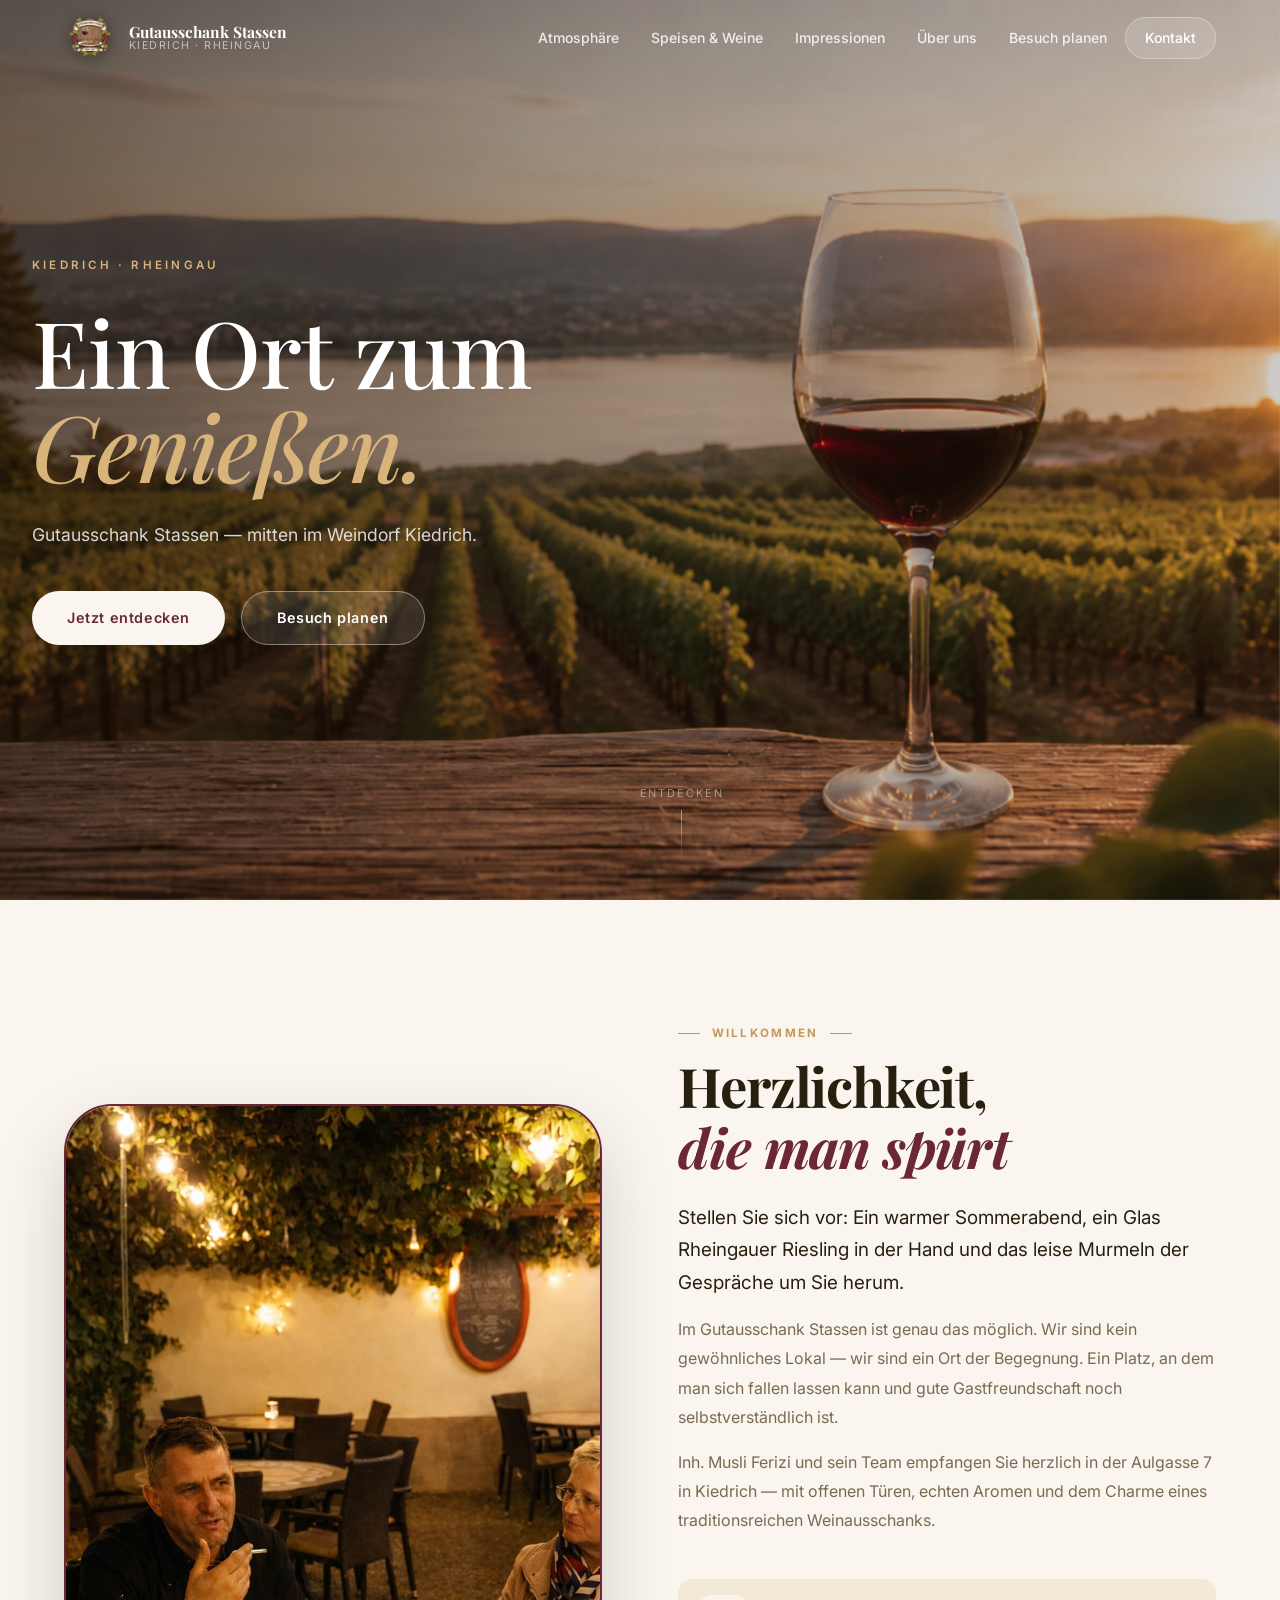
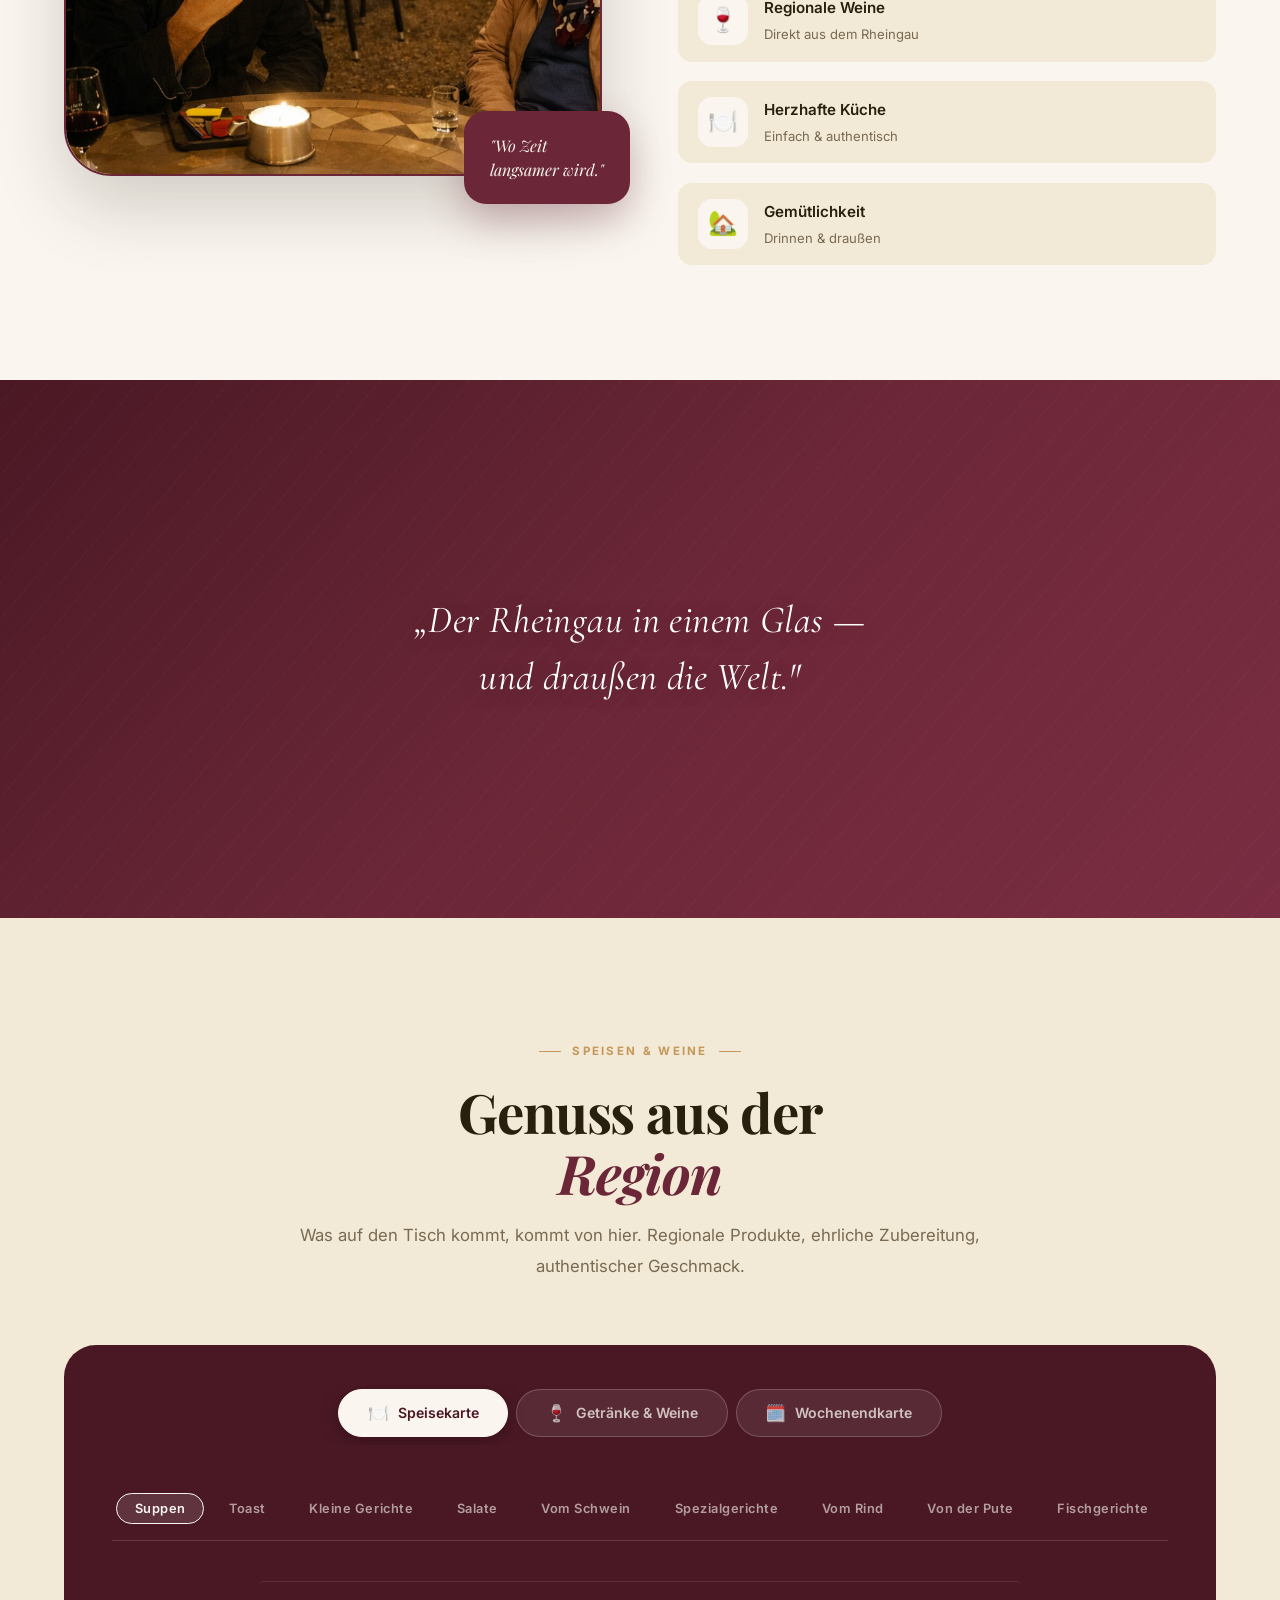
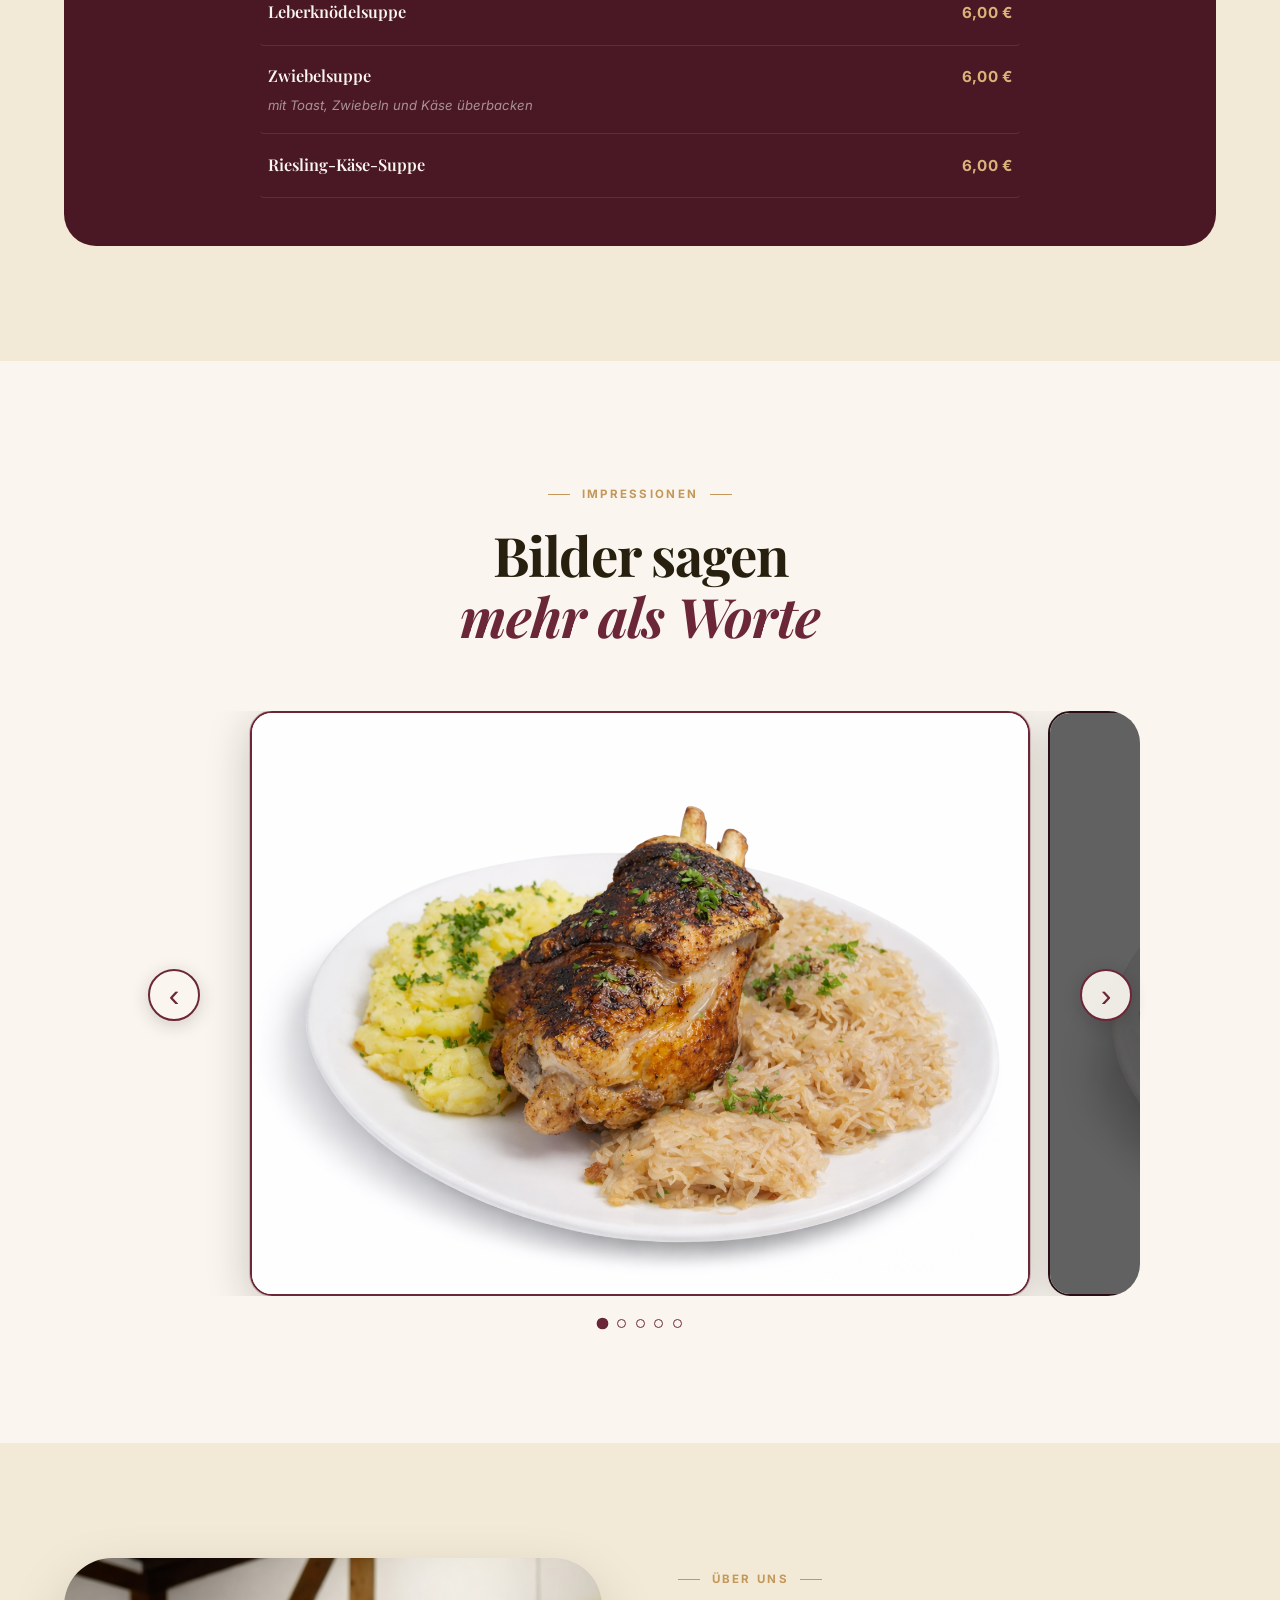
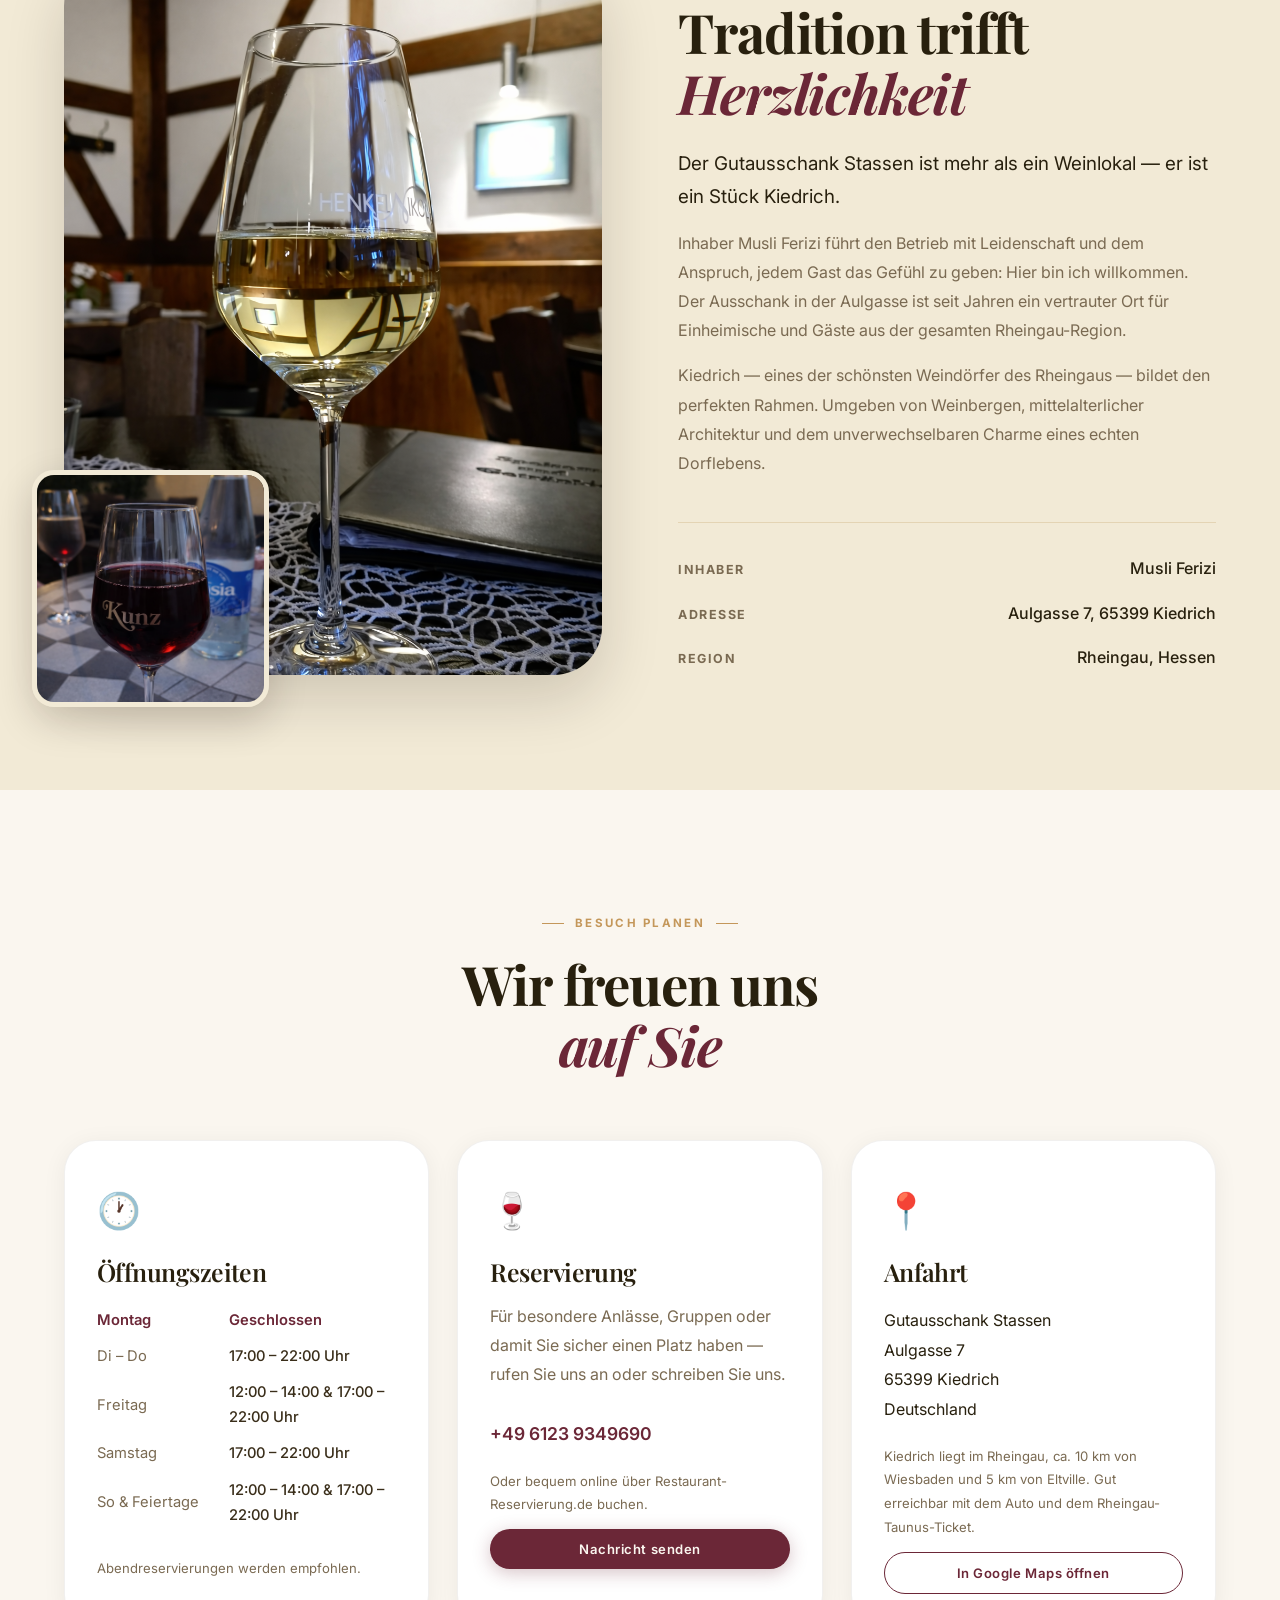
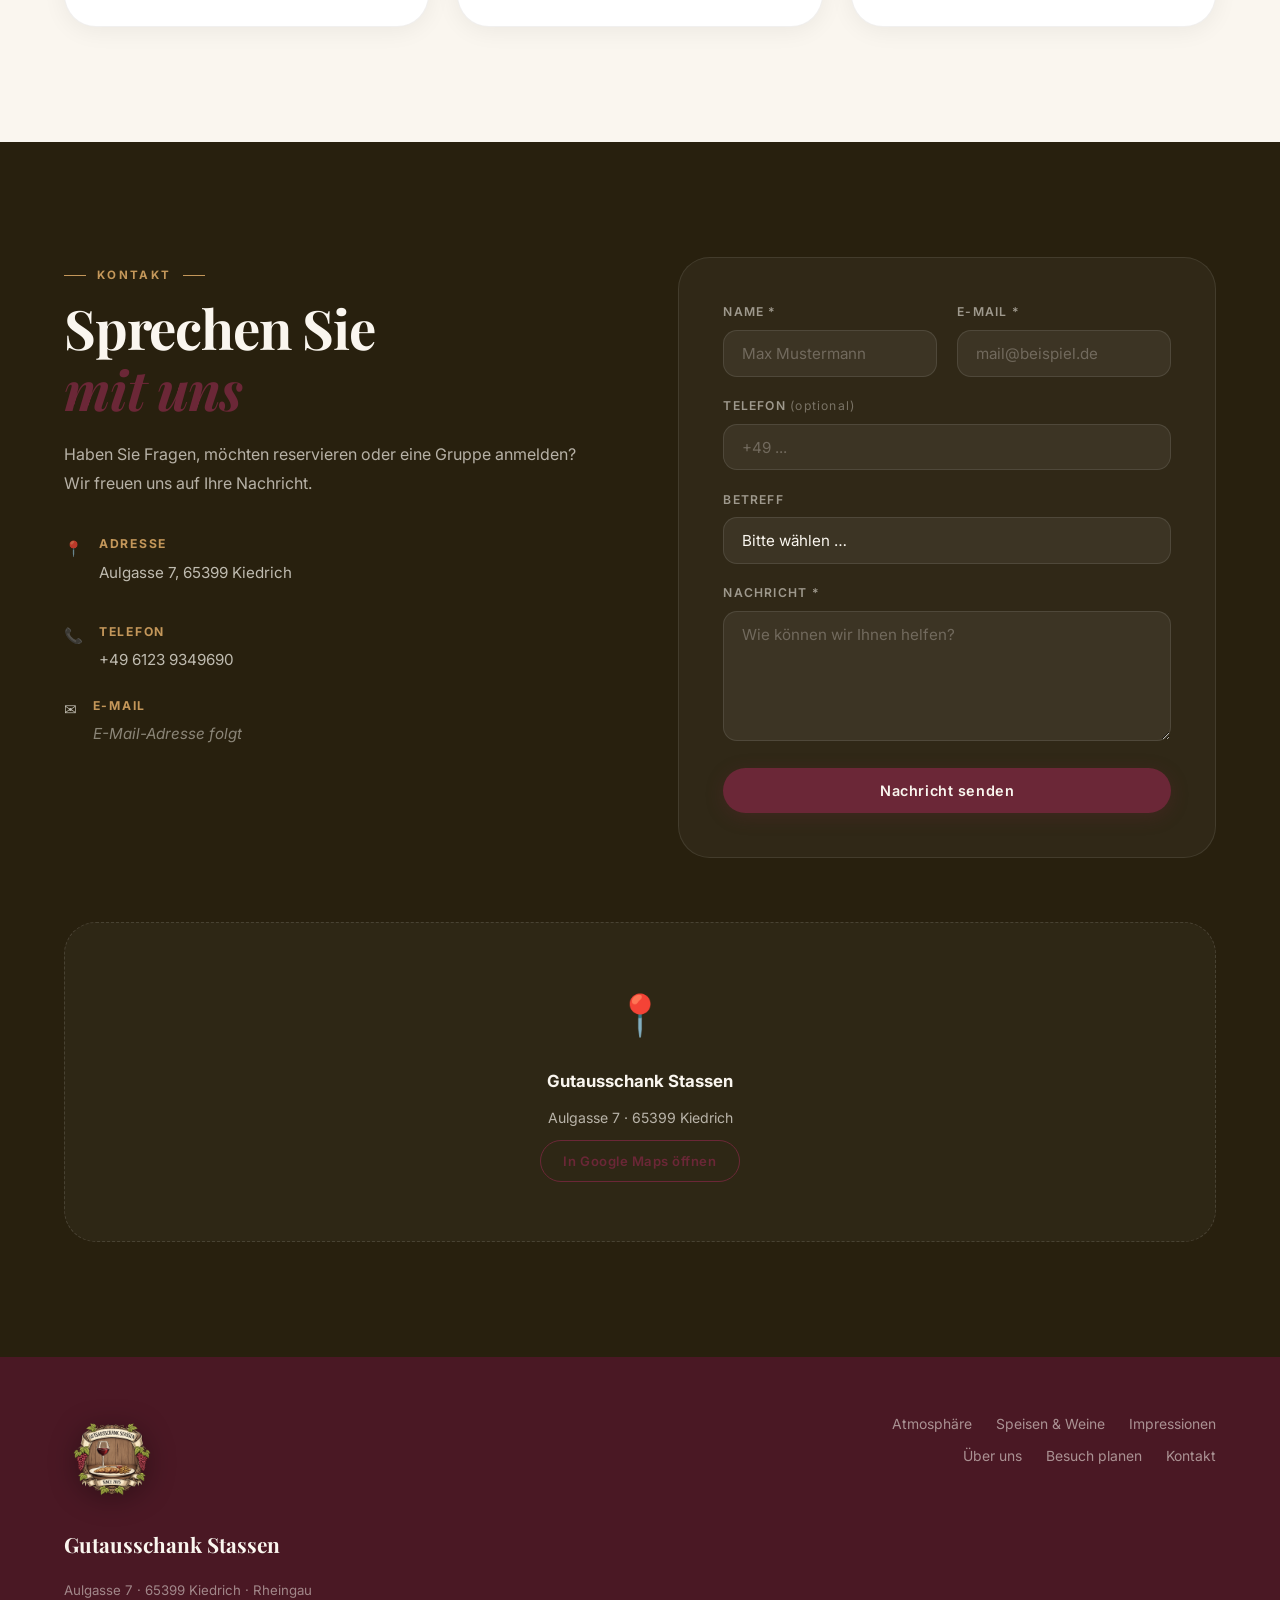
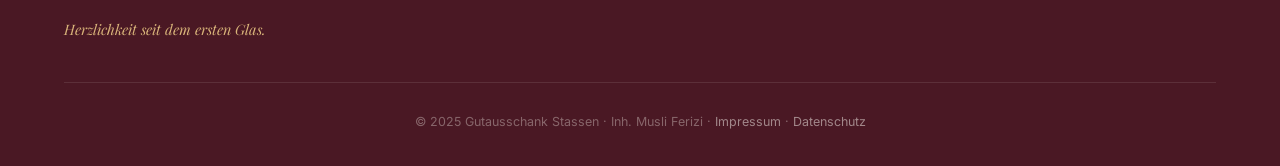
<file: index.html>
<!DOCTYPE html>
<html lang="de">
<head>
  <meta charset="UTF-8" />
  <meta name="viewport" content="width=device-width, initial-scale=1.0" />
  <meta name="description" content="Gutausschank Stassen – Ein gemütlicher Weinausschank im historischen Weindorf Kiedrich im Rheingau. Regionale Weine, herzliche Küche und echte Gastfreundschaft." />
  <meta name="keywords" content="Gutausschank, Weinausschank, Kiedrich, Rheingau, Wein, Restaurant, Gastronomie" />
  <title>Gutausschank Stassen | Kiedrich · Rheingau</title>

  <!-- Fonts -->
  <link rel="preconnect" href="https://fonts.googleapis.com" />
  <link rel="preconnect" href="https://fonts.gstatic.com" crossorigin />
  <link href="https://fonts.googleapis.com/css2?family=Playfair+Display:ital,wght@0,400;0,500;0,600;0,700;1,400;1,500;1,600&family=Inter:wght@300;400;500;600&family=Cormorant+Garamond:ital,wght@0,300;0,400;0,500;1,300;1,400;1,500&display=swap" rel="stylesheet" />

  <!-- Styles -->
  <link rel="stylesheet" href="css/styles.css" />
</head>
<body>

  <!-- ══════════════════════════════════════════════
       NAVIGATION
  ══════════════════════════════════════════════ -->
  <header class="nav" id="nav">
    <div class="nav-inner">
      <a href="#" class="nav-logo">
        <div class="nav-logo-emblem">
          <img src="images/logo.png" alt="Gutausschank Stassen Logo" />
        </div>
        <div class="nav-logo-text">
          <span class="nav-logo-name">Gutausschank Stassen</span>
          <span class="nav-logo-sub">Kiedrich · Rheingau</span>
        </div>
      </a>

      <nav class="nav-links" aria-label="Hauptnavigation">
        <a href="#atmosphaere" class="nav-link">Atmosphäre</a>
        <a href="#speisen-weine" class="nav-link">Speisen & Weine</a>
        <a href="#impressionen" class="nav-link">Impressionen</a>
        <a href="#ueber-uns" class="nav-link">Über uns</a>
        <a href="#besuch-planen" class="nav-link">Besuch planen</a>
        <a href="#kontakt" class="nav-link nav-cta-pill">Kontakt</a>
      </nav>

      <button class="nav-hamburger" aria-label="Menü öffnen" aria-expanded="false">
        <span></span><span></span><span></span>
      </button>
    </div>
  </header>

  <!-- Mobile Menu -->
  <div class="nav-mobile" id="nav-mobile" aria-hidden="true">
    <button class="nav-mobile-close" aria-label="Menü schließen">✕</button>
    <nav>
      <a href="#atmosphaere" class="nav-mobile-link">Atmosphäre</a>
      <a href="#speisen-weine" class="nav-mobile-link">Speisen & Weine</a>
      <a href="#impressionen" class="nav-mobile-link">Impressionen</a>
      <a href="#ueber-uns" class="nav-mobile-link">Über uns</a>
      <a href="#besuch-planen" class="nav-mobile-link">Besuch planen</a>
      <a href="#kontakt" class="nav-mobile-link">Kontakt</a>
    </nav>
    <p class="nav-mobile-address">Aulgasse 7 · 65399 Kiedrich</p>
  </div>

  <main>

    <!-- ══════════════════════════════════════════════
         HERO
    ══════════════════════════════════════════════ -->
    <section class="hero" id="hero" aria-label="Willkommen">
      <div class="hero-bg">
        <img
          src="images/simaso.png"
          alt="Rheingauer Weinberge im Abendlicht"
          class="hero-img"
          loading="eager"
        />
        <div class="hero-overlay"></div>
      </div>

      <div class="hero-content">
        <p class="hero-eyebrow">Kiedrich · Rheingau</p>
        <h1 class="hero-heading">
          Ein Ort zum<br />
          <em>Genießen.</em>
        </h1>
        <p class="hero-sub">Gutausschank Stassen — mitten im Weindorf Kiedrich.</p>
        <div class="hero-actions">
          <a href="#atmosphaere" class="btn btn-cream">Jetzt entdecken</a>
          <a href="#besuch-planen" class="btn btn-ghost">Besuch planen</a>
        </div>
      </div>

      <div class="hero-scroll">
        <span class="hero-scroll-label">Entdecken</span>
        <div class="hero-scroll-line"></div>
      </div>
    </section>

    <!-- ══════════════════════════════════════════════
         ATMOSPHÄRE
    ══════════════════════════════════════════════ -->
    <section class="section atmo" id="atmosphaere">
      <div class="container">
        <div class="atmo-grid">

          <!-- Image column -->
          <div class="atmo-visual reveal">
            <div class="atmo-img-wrap atmo-img-wrap--photo">
              <img src="images/supi-4.png" alt="Atmosphäre im Gutausschank Stassen" loading="lazy" />
            </div>
            <div class="atmo-quote-card">
              <p>"Wo Zeit<br />langsamer wird."</p>
            </div>
          </div>

          <!-- Text column -->
          <div class="atmo-text reveal">
            <p class="section-label">Willkommen</p>
            <h2>Herzlichkeit,<br /><em>die man spürt</em></h2>
            <p class="lead">Stellen Sie sich vor: Ein warmer Sommerabend, ein Glas Rheingauer Riesling in der Hand und das leise Murmeln der Gespräche um Sie herum.</p>
            <p>Im Gutausschank Stassen ist genau das möglich. Wir sind kein gewöhnliches Lokal — wir sind ein Ort der Begegnung. Ein Platz, an dem man sich fallen lassen kann und gute Gastfreundschaft noch selbstverständlich ist.</p>
            <p>Inh. Musli Ferizi und sein Team empfangen Sie herzlich in der Aulgasse 7 in Kiedrich — mit offenen Türen, echten Aromen und dem Charme eines traditionsreichen Weinausschanks.</p>

            <div class="atmo-pillars">
              <div class="pillar">
                <div class="pillar-icon">🍷</div>
                <div class="pillar-text">
                  <strong>Regionale Weine</strong>
                  <span>Direkt aus dem Rheingau</span>
                </div>
              </div>
              <div class="pillar">
                <div class="pillar-icon">🍽️</div>
                <div class="pillar-text">
                  <strong>Herzhafte Küche</strong>
                  <span>Einfach & authentisch</span>
                </div>
              </div>
              <div class="pillar">
                <div class="pillar-icon">🏡</div>
                <div class="pillar-text">
                  <strong>Gemütlichkeit</strong>
                  <span>Drinnen & draußen</span>
                </div>
              </div>
            </div>
          </div>

        </div>
      </div>
    </section>

    <!-- ══════════════════════════════════════════════
         FULL-WIDTH IMAGE BREAK
    ══════════════════════════════════════════════ -->
    <!--
      FOTO-HINWEIS: Hier kommt ein großes Panoramafoto (Terrasse oder
      Außenbereich). Ersetzen Sie .img-break--nophoto durch ein <img>-Tag
      sobald das Foto bereitsteht. Empfohlene Größe: 1920×700 px.
    -->
    <div class="img-break img-break--nophoto" aria-hidden="true">
      <div class="img-break-veil">
        <blockquote class="img-break-quote">
          „Der Rheingau in einem Glas —<br />und draußen die Welt."
        </blockquote>
      </div>
    </div>

    <!-- ══════════════════════════════════════════════
         SPEISEN & WEINE
    ══════════════════════════════════════════════ -->
    <section class="section menu-section" id="speisen-weine">
      <div class="container">
        <div class="section-header reveal">
          <p class="section-label">Speisen & Weine</p>
          <h2>Genuss aus der<br /><em>Region</em></h2>
          <p class="section-desc">Was auf den Tisch kommt, kommt von hier. Regionale Produkte, ehrliche Zubereitung, authentischer Geschmack.</p>
        </div>

        <!-- ══ Menü-Tabs ══ -->
        <div class="menu-tabs reveal">

          <!-- Tab-Navigation -->
          <nav class="menu-tabs-nav" role="tablist" aria-label="Kartenauswahl">
            <button class="menu-tab-btn active" role="tab" aria-selected="true"
                    data-tab="speisekarte" aria-controls="tab-speisekarte" id="tabBtn-speisekarte">
              <span class="menu-tab-icon" aria-hidden="true">🍽️</span>Speisekarte
            </button>
            <button class="menu-tab-btn" role="tab" aria-selected="false"
                    data-tab="getraenke" aria-controls="tab-getraenke" id="tabBtn-getraenke">
              <span class="menu-tab-icon" aria-hidden="true">🍷</span>Getränke &amp; Weine
            </button>
            <button class="menu-tab-btn" role="tab" aria-selected="false"
                    data-tab="wochenkarte" aria-controls="tab-wochenkarte" id="tabBtn-wochenkarte">
              <span class="menu-tab-icon" aria-hidden="true">🗓️</span>Wochenendkarte
            </button>
          </nav>

          <!-- ══ SPEISEKARTE ══ -->
          <div class="menu-tab-panel active" id="tab-speisekarte" role="tabpanel" aria-labelledby="tabBtn-speisekarte">

            <!-- Kategorie-Navigation -->
            <div class="menu-cat-nav" role="tablist" aria-label="Kategorien">
              <button class="menu-cat-btn active" role="tab" aria-selected="true"  data-cat="suppen">Suppen</button>
              <button class="menu-cat-btn" role="tab" aria-selected="false" data-cat="toast">Toast</button>
              <button class="menu-cat-btn" role="tab" aria-selected="false" data-cat="kleine-gerichte">Kleine Gerichte</button>
              <button class="menu-cat-btn" role="tab" aria-selected="false" data-cat="salate">Salate</button>
              <button class="menu-cat-btn" role="tab" aria-selected="false" data-cat="vom-schwein">Vom Schwein</button>
              <button class="menu-cat-btn" role="tab" aria-selected="false" data-cat="spezialgerichte">Spezialgerichte</button>
              <button class="menu-cat-btn" role="tab" aria-selected="false" data-cat="vom-rind">Vom Rind</button>
              <button class="menu-cat-btn" role="tab" aria-selected="false" data-cat="von-der-pute">Von der Pute</button>
              <button class="menu-cat-btn" role="tab" aria-selected="false" data-cat="fischgerichte">Fischgerichte</button>
              <button class="menu-cat-btn" role="tab" aria-selected="false" data-cat="dessert">Dessert</button>
            </div>

            <div class="menu-cat-content">

              <!-- SUPPEN -->
              <div class="menu-cat-panel active" id="cat-suppen">
                <ul class="menu-items-list">
                  <li class="menu-item">
                    <div class="menu-item-row">
                      <span class="menu-item-name">Leberknödelsuppe</span>
                      <span class="menu-item-price">6,00 €</span>
                    </div>
                  </li>
                  <li class="menu-item">
                    <div class="menu-item-row">
                      <span class="menu-item-name">Zwiebelsuppe</span>
                      <span class="menu-item-price">6,00 €</span>
                    </div>
                    <p class="menu-item-desc">mit Toast, Zwiebeln und Käse überbacken</p>
                  </li>
                  <li class="menu-item">
                    <div class="menu-item-row">
                      <span class="menu-item-name">Riesling-Käse-Suppe</span>
                      <span class="menu-item-price">6,00 €</span>
                    </div>
                  </li>
                </ul>
              </div>

              <!-- TOAST -->
              <div class="menu-cat-panel" id="cat-toast" hidden>
                <ul class="menu-items-list">
                  <li class="menu-item">
                    <div class="menu-item-row">
                      <span class="menu-item-name">Hawaii Toast</span>
                      <span class="menu-item-price">9,00 €</span>
                    </div>
                    <p class="menu-item-desc">mit Schinken, Ananas, Preiselbeeren und Käse überbacken</p>
                  </li>
                  <li class="menu-item">
                    <div class="menu-item-row">
                      <span class="menu-item-name">Balkan Toast</span>
                      <span class="menu-item-price">11,50 €</span>
                    </div>
                    <p class="menu-item-desc">mit Schweinesteak, Zwiebeln, Pilze, Tomaten und Käse überbacken</p>
                  </li>
                  <li class="menu-item">
                    <div class="menu-item-row">
                      <span class="menu-item-name">Florida Toast</span>
                      <span class="menu-item-price">12,50 €</span>
                    </div>
                    <p class="menu-item-desc">mit Schweinelende, Spargel, Sauce Hollandaise und Käse überbacken</p>
                  </li>
                </ul>
              </div>

              <!-- KLEINE GERICHTE -->
              <div class="menu-cat-panel" id="cat-kleine-gerichte" hidden>
                <ul class="menu-items-list">
                  <li class="menu-item">
                    <div class="menu-item-row">
                      <span class="menu-item-name">Handkäs' mit Musik</span>
                      <span class="menu-item-price">10,00 €</span>
                    </div>
                    <p class="menu-item-desc">mit Brot und Butter</p>
                  </li>
                  <li class="menu-item">
                    <div class="menu-item-row">
                      <span class="menu-item-name">Camembert</span>
                      <span class="menu-item-price">10,00 €</span>
                    </div>
                    <p class="menu-item-desc">mit Toastscheiben, Butter und Preiselbeeren</p>
                  </li>
                  <li class="menu-item">
                    <div class="menu-item-row">
                      <span class="menu-item-name">Hausmachers Wurst</span>
                      <span class="menu-item-price">12,50 €</span>
                    </div>
                    <p class="menu-item-desc">mit Brot und Senf</p>
                  </li>
                  <li class="menu-item">
                    <div class="menu-item-row">
                      <span class="menu-item-name">Winzerjause</span>
                      <span class="menu-item-price">14,00 €</span>
                    </div>
                    <p class="menu-item-desc">mit Brot und Butter — geräucherter Schinken, Käse, Spargel, Hausmachers Wurst</p>
                  </li>
                  <li class="menu-item">
                    <div class="menu-item-row">
                      <span class="menu-item-name">Sülze mit Remoulade</span>
                      <span class="menu-item-price">13,00 € / 10,50 €</span>
                    </div>
                    <p class="menu-item-desc">mit Bratkartoffeln / mit Brot</p>
                  </li>
                  <li class="menu-item">
                    <div class="menu-item-row">
                      <span class="menu-item-name">Leberkäse mit Spiegelei und Senf</span>
                      <span class="menu-item-price">12,00 € / 10,50 €</span>
                    </div>
                    <p class="menu-item-desc">mit Bratkartoffeln / mit Brot</p>
                  </li>
                  <li class="menu-item">
                    <div class="menu-item-row">
                      <span class="menu-item-name">Wurstsalat mit Brot und Butter</span>
                      <span class="menu-item-price">11,00 €</span>
                    </div>
                    <p class="menu-item-desc">Paprika, Zwiebeln, Gurken, Essig und Öl</p>
                  </li>
                  <li class="menu-item">
                    <div class="menu-item-row">
                      <span class="menu-item-name">Käsewürfel</span>
                      <span class="menu-item-price">10,00 €</span>
                    </div>
                  </li>
                  <li class="menu-item">
                    <div class="menu-item-row">
                      <span class="menu-item-name">Spundekäs</span>
                      <span class="menu-item-price">8,00 €</span>
                    </div>
                    <p class="menu-item-desc">mit Brezn oder Brot</p>
                  </li>
                </ul>
              </div>

              <!-- SALATE -->
              <div class="menu-cat-panel" id="cat-salate" hidden>
                <ul class="menu-items-list">
                  <li class="menu-item">
                    <div class="menu-item-row">
                      <span class="menu-item-name">Stassen Salat</span>
                      <span class="menu-item-price">13,00 €</span>
                    </div>
                    <p class="menu-item-desc">gemischter Salat mit hausgemachtem Dressing, Thunfisch, Ei, Tomaten, Käse, Zwiebeln</p>
                  </li>
                  <li class="menu-item">
                    <div class="menu-item-row">
                      <span class="menu-item-name">Bauernsalat</span>
                      <span class="menu-item-price">13,00 €</span>
                    </div>
                    <p class="menu-item-desc">gemischter Salat mit hausgemachtem Dressing, Oliven, Ei, Tomaten, Schafskäse, Zwiebeln</p>
                  </li>
                  <li class="menu-item">
                    <div class="menu-item-row">
                      <span class="menu-item-name">Salat mit Putenbrust</span>
                      <span class="menu-item-price">14,00 €</span>
                    </div>
                    <p class="menu-item-desc">gemischter Salat mit hausgemachtem Dressing</p>
                  </li>
                  <li class="menu-item">
                    <div class="menu-item-row">
                      <span class="menu-item-name">Großer gemischter Beilagensalat</span>
                      <span class="menu-item-price">7,00 €</span>
                    </div>
                    <p class="menu-item-desc">mit hausgemachtem Dressing</p>
                  </li>
                  <li class="menu-item">
                    <div class="menu-item-row">
                      <span class="menu-item-name">Kleiner gemischter Beilagensalat</span>
                      <span class="menu-item-price">4,50 €</span>
                    </div>
                    <p class="menu-item-desc">mit hausgemachtem Dressing</p>
                  </li>
                </ul>
              </div>

              <!-- VOM SCHWEIN -->
              <div class="menu-cat-panel" id="cat-vom-schwein" hidden>
                <div class="menu-notice">
                  <span class="menu-notice-icon" aria-hidden="true">ℹ</span>
                  Zu den mit <strong>*</strong> gekennzeichneten Gerichten servieren wir Pommes-Frites. Für Bratkartoffeln berechnen wir einen Aufpreis von 0,50 €.
                </div>
                <ul class="menu-items-list">
                  <li class="menu-item">
                    <div class="menu-item-row">
                      <span class="menu-item-name">Schnitzel Wiener Art <sup class="menu-item-star">*</sup></span>
                      <span class="menu-item-price">12,50 €</span>
                    </div>
                    <p class="menu-item-desc">mit Zitrone</p>
                  </li>
                  <li class="menu-item">
                    <div class="menu-item-row">
                      <span class="menu-item-name">Zwiebelschnitzel <sup class="menu-item-star">*</sup></span>
                      <span class="menu-item-price">14,50 €</span>
                    </div>
                    <p class="menu-item-desc">mit gebratenen Zwiebeln</p>
                  </li>
                  <li class="menu-item">
                    <div class="menu-item-row">
                      <span class="menu-item-name">Jägerschnitzel <sup class="menu-item-star">*</sup></span>
                      <span class="menu-item-price">15,50 €</span>
                    </div>
                    <p class="menu-item-desc">mit Pilzen</p>
                  </li>
                  <li class="menu-item">
                    <div class="menu-item-row">
                      <span class="menu-item-name">Paprikaschnitzel <sup class="menu-item-star">*</sup></span>
                      <span class="menu-item-price">15,50 €</span>
                    </div>
                  </li>
                  <li class="menu-item">
                    <div class="menu-item-row">
                      <span class="menu-item-name">Balkanschnitzel <sup class="menu-item-star">*</sup></span>
                      <span class="menu-item-price">16,00 €</span>
                    </div>
                    <p class="menu-item-desc">mit Pilzen, Zwiebeln, Tomaten und Käse überbacken</p>
                  </li>
                  <li class="menu-item">
                    <div class="menu-item-row">
                      <span class="menu-item-name">Hackbraten <sup class="menu-item-star">*</sup></span>
                      <span class="menu-item-price">11,50 €</span>
                    </div>
                    <p class="menu-item-desc">mit gebratenen Zwiebeln</p>
                  </li>
                  <li class="menu-item">
                    <div class="menu-item-row">
                      <span class="menu-item-name">Winzersteak <sup class="menu-item-star">*</sup></span>
                      <span class="menu-item-price">15,50 €</span>
                    </div>
                    <p class="menu-item-desc">mit gebratenen Zwiebeln und Meerrettich</p>
                  </li>
                  <li class="menu-item">
                    <div class="menu-item-row">
                      <span class="menu-item-name">Schweinesteak <sup class="menu-item-star">*</sup></span>
                      <span class="menu-item-price">15,50 €</span>
                    </div>
                    <p class="menu-item-desc">mit Champignon Sahne Sauce</p>
                  </li>
                  <li class="menu-item">
                    <div class="menu-item-row">
                      <span class="menu-item-name">Schweinelende <sup class="menu-item-star">*</sup></span>
                      <span class="menu-item-price">17,50 €</span>
                    </div>
                    <p class="menu-item-desc">mit Champignon Sahne Sauce und Spätzle</p>
                  </li>
                  <li class="menu-item">
                    <div class="menu-item-row">
                      <span class="menu-item-name">Weingulasch <sup class="menu-item-star">*</sup></span>
                      <span class="menu-item-price">14,50 €</span>
                    </div>
                    <p class="menu-item-desc">mit Spätzle</p>
                  </li>
                </ul>
              </div>

              <!-- SPEZIALGERICHTE -->
              <div class="menu-cat-panel" id="cat-spezialgerichte" hidden>
                <div class="menu-notice">
                  <span class="menu-notice-icon" aria-hidden="true">ℹ</span>
                  Zu den mit <strong>*</strong> gekennzeichneten Gerichten servieren wir Pommes-Frites. Für Bratkartoffeln berechnen wir einen Aufpreis von 0,50 €.
                </div>
                <ul class="menu-items-list">
                  <li class="menu-item">
                    <div class="menu-item-row">
                      <span class="menu-item-name">Cordon Bleu <sup class="menu-item-star">*</sup></span>
                      <span class="menu-item-price">16,50 €</span>
                    </div>
                    <p class="menu-item-desc">gefüllt mit geräucherten Schinken und Käse, dazu ein kleiner gemischter Salat</p>
                  </li>
                  <li class="menu-item">
                    <div class="menu-item-row">
                      <span class="menu-item-name">Hessisches Schnitzel <sup class="menu-item-star">*</sup></span>
                      <span class="menu-item-price">16,50 €</span>
                    </div>
                    <p class="menu-item-desc">überbacken mit Camembert und Apfelscheiben, dazu Preiselbeeren und ein kleiner gemischter Salat</p>
                  </li>
                  <li class="menu-item">
                    <div class="menu-item-row">
                      <span class="menu-item-name">Schummer Schnitzel <sup class="menu-item-star">*</sup></span>
                      <span class="menu-item-price">16,50 €</span>
                    </div>
                    <p class="menu-item-desc">überbacken mit Lauch, geräucherten Schinken und Sauce Hollandaise, dazu ein kleiner gemischter Salat</p>
                  </li>
                  <li class="menu-item">
                    <div class="menu-item-row">
                      <span class="menu-item-name">Schinken Schnitzel <sup class="menu-item-star">*</sup></span>
                      <span class="menu-item-price">16,50 €</span>
                    </div>
                    <p class="menu-item-desc">überbacken mit Spargel, geräucherten Schinken, Käse und Sauce Hollandaise, dazu ein kleiner gemischter Salat</p>
                  </li>
                  <li class="menu-item">
                    <div class="menu-item-row">
                      <span class="menu-item-name">Bakarteller <sup class="menu-item-star">*</sup></span>
                      <span class="menu-item-price">19,50 €</span>
                    </div>
                    <p class="menu-item-desc">mit Schweinesteak, Lende, Ćevapčići, Pute — dazu Djuvec Reis und Ajvar</p>
                  </li>
                </ul>
              </div>

              <!-- VOM RIND -->
              <div class="menu-cat-panel" id="cat-vom-rind" hidden>
                <div class="menu-notice">
                  <span class="menu-notice-icon" aria-hidden="true">ℹ</span>
                  Auf Anfrage erhalten Sie einige unserer Speisen auch als Kinder- oder Seniorenportion. Der Preis reduziert sich um 1,00 €.
                </div>
                <ul class="menu-items-list">
                  <li class="menu-item">
                    <div class="menu-item-row">
                      <span class="menu-item-name">Rumpsteak <sup class="menu-item-star">*</sup></span>
                      <span class="menu-item-price">26,50 €</span>
                    </div>
                    <p class="menu-item-desc">mit gebratenen Zwiebeln und Meerrettich, dazu ein kleiner gemischter Beilagensalat</p>
                  </li>
                  <li class="menu-item">
                    <div class="menu-item-row">
                      <span class="menu-item-name">Rumpsteak mit Krautsalat <sup class="menu-item-star">*</sup></span>
                      <span class="menu-item-price">26,50 €</span>
                    </div>
                    <p class="menu-item-desc">dazu ein kleiner gemischter Beilagensalat</p>
                  </li>
                  <li class="menu-item">
                    <div class="menu-item-row">
                      <span class="menu-item-name">Rinderleber <sup class="menu-item-star">*</sup></span>
                      <span class="menu-item-price">11,50 €</span>
                    </div>
                    <p class="menu-item-desc">mit gebratenen Zwiebeln</p>
                  </li>
                </ul>
              </div>

              <!-- VON DER PUTE -->
              <div class="menu-cat-panel" id="cat-von-der-pute" hidden>
                <ul class="menu-items-list">
                  <li class="menu-item">
                    <div class="menu-item-row">
                      <span class="menu-item-name">Putenbrust <sup class="menu-item-star">*</sup></span>
                      <span class="menu-item-price">16,50 €</span>
                    </div>
                    <p class="menu-item-desc">in Champignon-Sahne-Sauce</p>
                  </li>
                  <li class="menu-item">
                    <div class="menu-item-row">
                      <span class="menu-item-name">Putenbrust mit Ananas <sup class="menu-item-star">*</sup></span>
                      <span class="menu-item-price">16,50 €</span>
                    </div>
                    <p class="menu-item-desc">in Currysauce, mit Ananas und Preiselbeeren</p>
                  </li>
                </ul>
              </div>

              <!-- FISCHGERICHTE -->
              <div class="menu-cat-panel" id="cat-fischgerichte" hidden>
                <ul class="menu-items-list">
                  <li class="menu-item">
                    <div class="menu-item-row">
                      <span class="menu-item-name">Fischstäbchen</span>
                      <span class="menu-item-price">10,50 €</span>
                    </div>
                    <p class="menu-item-desc">mit Pommes Frites</p>
                  </li>
                  <li class="menu-item">
                    <div class="menu-item-row">
                      <span class="menu-item-name">Eingelegter Hering <sup class="menu-item-star">*</sup></span>
                      <span class="menu-item-price">12,50 €</span>
                    </div>
                    <p class="menu-item-desc">mit Äpfeln, Zwiebeln, Essiggurken in Sunnensauce, dazu Salzkartoffeln</p>
                  </li>
                  <li class="menu-item">
                    <div class="menu-item-row">
                      <span class="menu-item-name">Calamari <sup class="menu-item-star">*</sup></span>
                      <span class="menu-item-price">14,00 €</span>
                    </div>
                    <p class="menu-item-desc">mit Knoblauch-Sauce und gemischtem Salat</p>
                  </li>
                  <li class="menu-item">
                    <div class="menu-item-row">
                      <span class="menu-item-name">Seelachs-Filet <sup class="menu-item-star">*</sup></span>
                      <span class="menu-item-price">17,50 €</span>
                    </div>
                    <p class="menu-item-desc">in Zitronen-Dill-Sauce, dazu Salzkartoffeln</p>
                  </li>
                  <li class="menu-item">
                    <div class="menu-item-row">
                      <span class="menu-item-name">Gebackener Fisch <sup class="menu-item-star">*</sup></span>
                      <span class="menu-item-price">17,50 €</span>
                    </div>
                    <p class="menu-item-desc">mit Remoulade, dazu Salzkartoffeln</p>
                  </li>
                  <li class="menu-item">
                    <div class="menu-item-row">
                      <span class="menu-item-name">Lachs <sup class="menu-item-star">*</sup></span>
                      <span class="menu-item-price">19,50 €</span>
                    </div>
                    <p class="menu-item-desc">in Zitronen-Dill-Sauce, dazu Salzkartoffeln</p>
                  </li>
                </ul>
              </div>

              <!-- DESSERT -->
              <div class="menu-cat-panel" id="cat-dessert" hidden>
                <ul class="menu-items-list">
                  <li class="menu-item">
                    <div class="menu-item-row">
                      <span class="menu-item-name">Vanilleeis mit heißen Kirschen</span>
                      <span class="menu-item-price">7,50 €</span>
                    </div>
                    <p class="menu-item-desc">3 Kugeln Vanilleeis mit Sahne</p>
                  </li>
                  <li class="menu-item">
                    <div class="menu-item-row">
                      <span class="menu-item-name">Amaretto Becher</span>
                      <span class="menu-item-price">7,50 €</span>
                    </div>
                    <p class="menu-item-desc">3 Kugeln Vanilleeis mit Amaretto-Mandellikör und Amarettini</p>
                  </li>
                  <li class="menu-item">
                    <div class="menu-item-row">
                      <span class="menu-item-name">Früchtebecher</span>
                      <span class="menu-item-price">7,50 €</span>
                    </div>
                    <p class="menu-item-desc">3 Kugeln gemischtes Eis mit Früchten der Saison</p>
                  </li>
                  <li class="menu-item">
                    <div class="menu-item-row">
                      <span class="menu-item-name">Bananensplit</span>
                      <span class="menu-item-price">7,50 €</span>
                    </div>
                    <p class="menu-item-desc">3 Kugeln Vanilleeis mit Sahne und Schokosoße</p>
                  </li>
                  <li class="menu-item">
                    <div class="menu-item-row">
                      <span class="menu-item-name">Gemischtes Eis</span>
                      <span class="menu-item-price">7,50 €</span>
                    </div>
                    <p class="menu-item-desc">3 Kugeln gemischtes Eis mit Sahne und Eierlikör</p>
                  </li>
                  <li class="menu-item">
                    <div class="menu-item-row">
                      <span class="menu-item-name">Apfelstrudel</span>
                      <span class="menu-item-price">5,50 €</span>
                    </div>
                    <p class="menu-item-desc">mit Vanille Soße und Sahne</p>
                  </li>
                  <li class="menu-item">
                    <div class="menu-item-row">
                      <span class="menu-item-name">Eiskaffee</span>
                      <span class="menu-item-price">5,50 €</span>
                    </div>
                    <p class="menu-item-desc">saisonbedingt</p>
                  </li>
                </ul>
              </div>

            </div><!-- .menu-cat-content -->
          </div><!-- #tab-speisekarte -->

          <!-- ══ GETRÄNKE & WEINE ══ -->
          <div class="menu-tab-panel" id="tab-getraenke" role="tabpanel" aria-labelledby="tabBtn-getraenke" hidden>
            <div class="menu-drink-grid">

              <div class="menu-drink-section">
                <h3 class="menu-drink-heading">Weine</h3>
                <ul class="menu-items-list">
                  <li class="menu-item">
                    <div class="menu-item-row">
                      <span class="menu-item-name">Apfelsaftschorle <span class="menu-item-sub">(trocken, halbrocken)</span></span>
                      <span class="menu-item-price">3,00 €</span>
                    </div>
                    <p class="menu-item-desc">0,2 l</p>
                  </li>
                  <li class="menu-item">
                    <div class="menu-item-row">
                      <span class="menu-item-name">Rotwein <span class="menu-item-sub">(trocken, halbtrocken)</span></span>
                      <span class="menu-item-price">4,50 €</span>
                    </div>
                    <p class="menu-item-desc">0,2 l</p>
                  </li>
                </ul>
              </div>

              <div class="menu-drink-section">
                <h3 class="menu-drink-heading">Sekt</h3>
                <ul class="menu-items-list">
                  <li class="menu-item">
                    <div class="menu-item-row">
                      <span class="menu-item-name">Winzersekt</span>
                      <span class="menu-item-price">21,00 € / 5,50 €</span>
                    </div>
                    <p class="menu-item-desc">Flasche 0,75 l &nbsp;/&nbsp; Glas 0,1 l</p>
                  </li>
                  <li class="menu-item">
                    <div class="menu-item-row">
                      <span class="menu-item-name">MM-Sekt</span>
                      <span class="menu-item-price">19,00 € / 3,90 €</span>
                    </div>
                    <p class="menu-item-desc">Flasche 0,75 l &nbsp;/&nbsp; Glas 0,1 l</p>
                  </li>
                </ul>
              </div>

              <div class="menu-drink-section">
                <h3 class="menu-drink-heading">Bier &amp; Spirituosen</h3>
                <ul class="menu-items-list">
                  <li class="menu-item">
                    <div class="menu-item-row">
                      <span class="menu-item-name">Bitburger Pils</span>
                      <span class="menu-item-price">3,50 €</span>
                    </div>
                    <p class="menu-item-desc">0,33 l</p>
                  </li>
                  <li class="menu-item">
                    <div class="menu-item-row">
                      <span class="menu-item-name">Asbach Cola</span>
                      <span class="menu-item-price">4,50 €</span>
                    </div>
                    <p class="menu-item-desc">0,4 l</p>
                  </li>
                </ul>
              </div>

              <div class="menu-drink-section">
                <h3 class="menu-drink-heading">Alkoholfreie Getränke</h3>
                <ul class="menu-items-list">
                  <li class="menu-item">
                    <div class="menu-item-row">
                      <span class="menu-item-name">Cola · Fanta · Sprite</span>
                      <span class="menu-item-price">4,50 €</span>
                    </div>
                    <p class="menu-item-desc">0,4 l</p>
                  </li>
                  <li class="menu-item">
                    <div class="menu-item-row">
                      <span class="menu-item-name">Mineralwasser</span>
                      <span class="menu-item-price">3,00 €</span>
                    </div>
                    <p class="menu-item-desc">0,75 l</p>
                  </li>
                </ul>
              </div>

            </div><!-- .menu-drink-grid -->
            <p class="menu-drink-note">Bitte fragen Sie nach weiteren Getränken — wir beraten Sie gerne.</p>
          </div><!-- #tab-getraenke -->

          <!-- ══ WOCHENKARTE ══ -->
          <div class="menu-tab-panel" id="tab-wochenkarte" role="tabpanel" aria-labelledby="tabBtn-wochenkarte" hidden>
            <div class="menu-week-header">
              <p class="menu-week-period">Erhältlich vom 28.11. – 30.11. und vom 05.12. – 07.12.</p>
            </div>
            <ul class="menu-items-list menu-items-list--week">
              <li class="menu-item menu-item--featured">
                <div class="menu-item-row">
                  <span class="menu-item-name">Schweinepfeffer mit Klößen</span>
                  <span class="menu-item-price">17,50 €</span>
                </div>
              </li>
              <li class="menu-item menu-item--featured">
                <div class="menu-item-row">
                  <span class="menu-item-name">Schlachtplatte</span>
                  <span class="menu-item-price">18,50 €</span>
                </div>
                <p class="menu-item-desc">Bauchfleisch, Blut- &amp; Leberwurst, dazu Sauerkraut und Kartoffelpüree</p>
              </li>
              <li class="menu-item menu-item--featured">
                <div class="menu-item-row">
                  <span class="menu-item-name">Schweinshaxe mit Sauerkraut</span>
                  <span class="menu-item-price">20,50 €</span>
                </div>
                <p class="menu-item-desc">dazu Kartoffelpüree</p>
              </li>
              <li class="menu-item menu-item--featured">
                <div class="menu-item-row">
                  <span class="menu-item-name">Hirschgulasch mit Rotkohl</span>
                  <span class="menu-item-price">21,50 €</span>
                </div>
                <p class="menu-item-desc">dazu Klöße</p>
              </li>
            </ul>
            <p class="menu-week-note">Wir freuen uns auf Ihren Besuch! Genießen Sie traditionelle, hausgemachte Spezialitäten in gemütlicher Atmosphäre.</p>
          </div><!-- #tab-wochenkarte -->

        </div><!-- .menu-tabs -->
      </div>
    </section>

    <!-- ══════════════════════════════════════════════
         IMPRESSIONEN / GALLERY
    ══════════════════════════════════════════════ -->
    <section class="section gallery-section" id="impressionen">
      <div class="container">
        <div class="section-header reveal">
          <p class="section-label">Impressionen</p>
          <h2>Bilder sagen<br /><em>mehr als Worte</em></h2>
        </div>
      </div>

      <div class="slideshow reveal" id="gallery-slideshow" aria-label="Bildergalerie">

        <button class="slideshow-btn slideshow-btn--prev" aria-label="Vorheriges Bild">&#8249;</button>
        <button class="slideshow-btn slideshow-btn--next" aria-label="Nächstes Bild">&#8250;</button>

        <div class="slideshow-window">
          <div class="slideshow-track">
            <div class="slideshow-slide active">
              <img src="images/supi-1.png" alt="Schweinshaxe mit Kartoffelpüree und Sauerkraut" />
            </div>
            <div class="slideshow-slide">
              <img src="images/supi-2.png" alt="Gulasch mit Klößen" />
            </div>
            <div class="slideshow-slide">
              <img src="images/supi-3.png" alt="Gegrilltes Fleisch mit Beilagen" />
            </div>
            <div class="slideshow-slide">
              <img src="images/supi-5.png" alt="Bakarteller Spezialität" />
            </div>
            <div class="slideshow-slide">
              <img src="images/supi-11.png" alt="Spezialität des Hauses" />
            </div>
          </div>
        </div>

        <div class="slideshow-dots" role="tablist" aria-label="Bild auswählen">
          <button class="slideshow-dot active" role="tab" aria-selected="true"  aria-label="Bild 1"></button>
          <button class="slideshow-dot"        role="tab" aria-selected="false" aria-label="Bild 2"></button>
          <button class="slideshow-dot"        role="tab" aria-selected="false" aria-label="Bild 3"></button>
          <button class="slideshow-dot"        role="tab" aria-selected="false" aria-label="Bild 4"></button>
          <button class="slideshow-dot"        role="tab" aria-selected="false" aria-label="Bild 5"></button>
        </div>

      </div>
    </section>

    <!-- ══════════════════════════════════════════════
         ÜBER DEN GUTAUSSCHANK
    ══════════════════════════════════════════════ -->
    <section class="section about-section" id="ueber-uns">
      <div class="container">
        <div class="about-grid">

          <!-- Images -->
          <div class="about-visual reveal">
            <div class="about-img-main">
              <img src="images/supi-12.png" alt="Gutausschank Stassen – Außenansicht" loading="lazy" />
            </div>
            <div class="about-img-accent">
              <img src="images/supi-10.png" alt="Gutausschank Stassen – Detailaufnahme" loading="lazy" />
            </div>
          </div>

          <!-- Text -->
          <div class="about-text reveal">
            <p class="section-label">Über uns</p>
            <h2>Tradition trifft<br /><em>Herzlichkeit</em></h2>
            <p class="lead">Der Gutausschank Stassen ist mehr als ein Weinlokal — er ist ein Stück Kiedrich.</p>
            <p>Inhaber Musli Ferizi führt den Betrieb mit Leidenschaft und dem Anspruch, jedem Gast das Gefühl zu geben: Hier bin ich willkommen. Der Ausschank in der Aulgasse ist seit Jahren ein vertrauter Ort für Einheimische und Gäste aus der gesamten Rheingau-Region.</p>
            <p>Kiedrich — eines der schönsten Weindörfer des Rheingaus — bildet den perfekten Rahmen. Umgeben von Weinbergen, mittelalterlicher Architektur und dem unverwechselbaren Charme eines echten Dorflebens.</p>

            <dl class="about-details">
              <div class="about-detail">
                <dt>Inhaber</dt>
                <dd>Musli Ferizi</dd>
              </div>
              <div class="about-detail">
                <dt>Adresse</dt>
                <dd>Aulgasse 7, 65399 Kiedrich</dd>
              </div>
              <div class="about-detail">
                <dt>Region</dt>
                <dd>Rheingau, Hessen</dd>
              </div>
            </dl>
          </div>

        </div>
      </div>
    </section>

    <!-- ══════════════════════════════════════════════
         BESUCH PLANEN
    ══════════════════════════════════════════════ -->
    <section class="section visit-section" id="besuch-planen">
      <div class="container">
        <div class="section-header reveal">
          <p class="section-label">Besuch planen</p>
          <h2>Wir freuen uns<br /><em>auf Sie</em></h2>
        </div>

        <div class="visit-cards">

          <!-- Öffnungszeiten -->
          <div class="visit-card reveal">
            <div class="visit-card-icon">🕐</div>
            <h3>Öffnungszeiten</h3>
            <table class="hours-table">
              <tr><td>Montag</td><td>Geschlossen</td></tr>
              <tr><td>Di – Do</td><td>17:00 – 22:00 Uhr</td></tr>
              <tr><td>Freitag</td><td>12:00 – 14:00 &amp; 17:00 – 22:00 Uhr</td></tr>
              <tr><td>Samstag</td><td>17:00 – 22:00 Uhr</td></tr>
              <tr><td>So &amp; Feiertage</td><td>12:00 – 14:00 &amp; 17:00 – 22:00 Uhr</td></tr>
            </table>
            <p class="visit-hint">Abendreservierungen werden empfohlen.</p>
          </div>

          <!-- Reservierung -->
          <div class="visit-card reveal">
            <div class="visit-card-icon">🍷</div>
            <h3>Reservierung</h3>
            <p>Für besondere Anlässe, Gruppen oder damit Sie sicher einen Platz haben — rufen Sie uns an oder schreiben Sie uns.</p>
            <p><a href="tel:+4961239349690" class="kontakt-phone-link">+49 6123 9349690</a></p>
            <p class="visit-hint">Oder bequem online über <a href="https://www.restaurant-reservierung.de" target="_blank" rel="noopener">Restaurant-Reservierung.de</a> buchen.</p>
            <a href="#kontakt" class="btn btn-wine btn-sm">Nachricht senden</a>
          </div>

          <!-- Anfahrt -->
          <div class="visit-card reveal">
            <div class="visit-card-icon">📍</div>
            <h3>Anfahrt</h3>
            <address>
              Gutausschank Stassen<br />
              Aulgasse 7<br />
              65399 Kiedrich<br />
              Deutschland
            </address>
            <p class="visit-hint">Kiedrich liegt im Rheingau, ca. 10 km von Wiesbaden und 5 km von Eltville. Gut erreichbar mit dem Auto und dem Rheingau-Taunus-Ticket.</p>
            <a
              href="https://maps.google.com/?q=Aulgasse+7,+65399+Kiedrich"
              target="_blank"
              rel="noopener noreferrer"
              class="btn btn-outline btn-sm"
            >In Google Maps öffnen</a>
          </div>

        </div>
      </div>
    </section>

    <!-- ══════════════════════════════════════════════
         KONTAKT
    ══════════════════════════════════════════════ -->
    <section class="section kontakt-section" id="kontakt">
      <div class="container">
        <div class="kontakt-grid">

          <!-- Info -->
          <div class="kontakt-info reveal">
            <p class="section-label">Kontakt</p>
            <h2>Sprechen Sie<br /><em>mit uns</em></h2>
            <p>Haben Sie Fragen, möchten reservieren oder eine Gruppe anmelden? Wir freuen uns auf Ihre Nachricht.</p>

            <ul class="kontakt-list" role="list">
              <li class="kontakt-item">
                <span class="kontakt-icon" aria-hidden="true">📍</span>
                <div>
                  <strong>Adresse</strong>
                  <address>Aulgasse 7, 65399 Kiedrich</address>
                </div>
              </li>
              <li class="kontakt-item">
                <span class="kontakt-icon" aria-hidden="true">📞</span>
                <div>
                  <strong>Telefon</strong>
                  <!--
                    PLATZHALTER: Ersetzen Sie den folgenden span durch:
                    <a href="tel:+49XXXXXXXXX">+49 XXXX XXXXXX</a>
                  -->
                  <a href="tel:+4961239349690">+49 6123 9349690</a>
                </div>
              </li>
              <li class="kontakt-item">
                <span class="kontakt-icon" aria-hidden="true">✉️</span>
                <div>
                  <strong>E-Mail</strong>
                  <!--
                    PLATZHALTER: Ersetzen Sie den folgenden span durch:
                    <a href="mailto:info@gutausschank-stassen.de">info@gutausschank-stassen.de</a>
                  -->
                  <span class="placeholder-text">E-Mail-Adresse folgt</span>
                </div>
              </li>
            </ul>
          </div>

          <!-- Formular -->
          <div class="kontakt-form-wrap reveal">
            <form id="contact-form" novalidate>
              <div class="form-row">
                <div class="form-group">
                  <label for="f-name">Name <span aria-hidden="true">*</span></label>
                  <input type="text" id="f-name" name="name" placeholder="Max Mustermann" autocomplete="name" required />
                </div>
                <div class="form-group">
                  <label for="f-email">E-Mail <span aria-hidden="true">*</span></label>
                  <input type="email" id="f-email" name="email" placeholder="mail@beispiel.de" autocomplete="email" required />
                </div>
              </div>
              <div class="form-group">
                <label for="f-phone">Telefon <span class="optional">(optional)</span></label>
                <input type="tel" id="f-phone" name="phone" placeholder="+49 ..." autocomplete="tel" />
              </div>
              <div class="form-group">
                <label for="f-subject">Betreff</label>
                <select id="f-subject" name="subject">
                  <option value="">Bitte wählen …</option>
                  <option value="reservation">Tischreservierung</option>
                  <option value="group">Gruppenanfrage</option>
                  <option value="event">Private Veranstaltung</option>
                  <option value="other">Sonstiges</option>
                </select>
              </div>
              <div class="form-group">
                <label for="f-message">Nachricht <span aria-hidden="true">*</span></label>
                <textarea id="f-message" name="message" rows="5" placeholder="Wie können wir Ihnen helfen?" required></textarea>
              </div>
              <button type="submit" class="btn btn-wine btn-full">
                <span class="btn-label">Nachricht senden</span>
              </button>
            </form>
          </div>

        </div>

        <!-- Map -->
        <div class="map-wrap reveal">
          <!--
            KARTE-HINWEIS: Ersetzen Sie diesen Platzhalter mit einem
            eingebetteten Google Maps <iframe>. Beispiel:
            <iframe src="https://www.google.com/maps/embed?pb=..." ...></iframe>

            Den Einbettungscode finden Sie auf Google Maps:
            1. Adresse suchen
            2. Teilen → Karte einbetten
            3. Den <iframe>-Code hier einfügen
          -->
          <div class="map-placeholder">
            <div class="map-placeholder-inner">
              <span class="map-pin" aria-hidden="true">📍</span>
              <strong>Gutausschank Stassen</strong>
              <p>Aulgasse 7 · 65399 Kiedrich</p>
              <a
                href="https://maps.google.com/?q=Aulgasse+7,+65399+Kiedrich"
                target="_blank"
                rel="noopener noreferrer"
                class="btn btn-outline btn-sm"
              >In Google Maps öffnen</a>
            </div>
          </div>
        </div>

      </div>
    </section>

  </main>

  <!-- ══════════════════════════════════════════════
       FOOTER
  ══════════════════════════════════════════════ -->
  <footer class="footer">
    <div class="container">
      <div class="footer-inner">

        <div class="footer-brand">
          <img src="images/logo.png" alt="Gutausschank Stassen Logo" class="footer-logo" />
          <p class="footer-name">Gutausschank Stassen</p>
          <p class="footer-address">Aulgasse 7 · 65399 Kiedrich · Rheingau</p>
          <p class="footer-tagline">Herzlichkeit seit dem ersten Glas.</p>
        </div>

        <nav class="footer-nav" aria-label="Footer-Navigation">
          <a href="#atmosphaere">Atmosphäre</a>
          <a href="#speisen-weine">Speisen & Weine</a>
          <a href="#impressionen">Impressionen</a>
          <a href="#ueber-uns">Über uns</a>
          <a href="#besuch-planen">Besuch planen</a>
          <a href="#kontakt">Kontakt</a>
        </nav>

      </div>

      <div class="footer-bottom">
        <p>
          © 2025 Gutausschank Stassen · Inh. Musli Ferizi ·
          <!--
            HINWEIS: Fügen Sie hier Links zu Ihrem Impressum und Ihrer
            Datenschutzerklärung ein. Diese sind gesetzlich erforderlich.
          -->
          <a href="#">Impressum</a> ·
          <a href="#">Datenschutz</a>
        </p>
      </div>
    </div>
  </footer>

  <script src="js/main.js"></script>
</body>
</html>
</file>
<file: css/styles.css>
/* =====================================================================
   GUTAUSSCHANK STASSEN — Stylesheet
   Warm · Authentic · Inviting · Rheingau Wine Tavern
   ===================================================================== */

/* ── Design Tokens ─────────────────────────────────────────────────── */
:root {
  /* Palette */
  --c-cream:       #FAF6EF;
  --c-beige:       #F2EAD6;
  --c-beige-mid:   #E4D4B4;
  --c-wine:        #6B2737;
  --c-wine-dark:   #4A1824;
  --c-wine-light:  #8C3A4E;
  --c-gold:        #C4975A;
  --c-gold-light:  #D9B47A;
  --c-wood:        #8B6347;
  --c-charcoal:    #28200E;
  --c-charcoal-mid:#4A3C26;
  --c-text:        #3A2E1A;
  --c-text-muted:  #7A6A52;
  --c-white:       #FFFFFF;

  /* Typography */
  --f-serif:   'Playfair Display', 'Georgia', serif;
  --f-display: 'Cormorant Garamond', 'Georgia', serif;
  --f-sans:    'Inter', system-ui, sans-serif;

  /* Spacing */
  --section-py:    clamp(5rem, 9vw, 9rem);
  --ctr-max:       1280px;
  --ctr-px:        clamp(1.25rem, 5vw, 4rem);
  --nav-h:         76px;

  /* Easing */
  --ease:       cubic-bezier(0.25, 0.1, 0.25, 1);
  --ease-out:   cubic-bezier(0, 0, 0.2, 1);
  --ease-spring:cubic-bezier(0.34, 1.56, 0.64, 1);

  /* Radii */
  --r-sm:  8px;
  --r:     14px;
  --r-lg:  22px;
  --r-xl:  32px;
  --r-2xl: 48px;
}

/* ── Reset ──────────────────────────────────────────────────────────── */
*, *::before, *::after { box-sizing: border-box; margin: 0; padding: 0; }
html { scroll-behavior: smooth; -webkit-text-size-adjust: 100%; }
body {
  font-family: var(--f-sans);
  background: var(--c-cream);
  color: var(--c-text);
  line-height: 1.7;
  overflow-x: hidden;
}
img { display: block; width: 100%; height: 100%; object-fit: cover; }
a   { color: inherit; text-decoration: none; }
ul, ol { list-style: none; }
address { font-style: normal; }

/* ── Typography ──────────────────────────────────────────────────────── */
h1, h2, h3, h4 {
  font-family: var(--f-serif);
  line-height: 1.12;
  letter-spacing: -0.022em;
  font-weight: 700;
  color: var(--c-charcoal);
}
h1 { font-size: clamp(3rem, 7vw, 5.5rem); }
h2 { font-size: clamp(2.2rem, 4.5vw, 3.4rem); }
h3 { font-size: clamp(1.2rem, 2.5vw, 1.55rem); font-weight: 600; }

em { font-style: italic; color: var(--c-wine); }

p { color: var(--c-text-muted); line-height: 1.82; }
p + p { margin-top: 1em; }

.lead {
  font-size: clamp(1.05rem, 1.5vw, 1.18rem);
  color: var(--c-charcoal);
  line-height: 1.72;
  font-weight: 400;
}

/* ── Container ───────────────────────────────────────────────────────── */
.container {
  max-width: var(--ctr-max);
  margin: 0 auto;
  padding: 0 var(--ctr-px);
}

/* ── Section Layout ──────────────────────────────────────────────────── */
.section { padding: var(--section-py) 0; }

.section-header {
  text-align: center;
  max-width: 680px;
  margin: 0 auto 4rem;
}
.section-header h2 { margin-top: 0.5rem; }
.section-desc { margin-top: 1rem; font-size: 1.05rem; }

/* Section label — small uppercase with flanking lines */
.section-label {
  display: inline-flex;
  align-items: center;
  gap: 0.7rem;
  font-family: var(--f-sans);
  font-size: 0.72rem;
  font-weight: 700;
  letter-spacing: 0.2em;
  text-transform: uppercase;
  color: var(--c-gold);
  margin-bottom: 0.75rem;
}
.section-label::before,
.section-label::after {
  content: '';
  display: block;
  width: 22px;
  height: 1px;
  background: var(--c-gold);
  flex-shrink: 0;
}

/* ── Scroll Reveal ───────────────────────────────────────────────────── */
.reveal {
  opacity: 0;
  transform: translateY(30px);
  transition: opacity 0.75s var(--ease-out), transform 0.75s var(--ease-out);
}
.reveal.visible {
  opacity: 1;
  transform: none;
}

/* ── Buttons ─────────────────────────────────────────────────────────── */
.btn {
  display: inline-flex;
  align-items: center;
  justify-content: center;
  gap: 0.5rem;
  padding: 0.85rem 2.2rem;
  border-radius: 100px;
  font-family: var(--f-sans);
  font-size: 0.9rem;
  font-weight: 600;
  letter-spacing: 0.04em;
  cursor: pointer;
  border: none;
  transition: all 0.28s var(--ease);
  position: relative;
  white-space: nowrap;
}

.btn-wine {
  background: var(--c-wine);
  color: var(--c-cream);
  box-shadow: 0 4px 18px rgba(107, 39, 55, 0.28);
}
.btn-wine:hover {
  background: var(--c-wine-dark);
  transform: translateY(-2px);
  box-shadow: 0 8px 28px rgba(107, 39, 55, 0.38);
}

.btn-cream {
  background: var(--c-cream);
  color: var(--c-wine);
  box-shadow: 0 4px 18px rgba(0, 0, 0, 0.18);
}
.btn-cream:hover {
  background: #fff;
  transform: translateY(-2px);
  box-shadow: 0 8px 28px rgba(0, 0, 0, 0.22);
}

.btn-ghost {
  background: rgba(255, 255, 255, 0.1);
  color: #fff;
  border: 1.5px solid rgba(255, 255, 255, 0.4);
  backdrop-filter: blur(10px);
}
.btn-ghost:hover {
  background: rgba(255, 255, 255, 0.2);
  border-color: rgba(255, 255, 255, 0.65);
  transform: translateY(-2px);
}

.btn-outline {
  background: transparent;
  color: var(--c-wine);
  border: 1.5px solid var(--c-wine);
}
.btn-outline:hover {
  background: var(--c-wine);
  color: var(--c-cream);
  transform: translateY(-2px);
}

.btn-sm  { padding: 0.55rem 1.4rem; font-size: 0.82rem; }
.btn-full { width: 100%; }

.btn-link {
  display: inline-flex;
  align-items: center;
  gap: 0.4rem;
  font-size: 0.9rem;
  font-weight: 600;
  color: var(--c-wine);
  transition: gap 0.22s ease;
  margin-top: 1rem;
}
.btn-link:hover { gap: 0.75rem; }

/* ══════════════════════════════════════════════════════════════════════
   NAVIGATION
══════════════════════════════════════════════════════════════════════ */
.nav {
  position: fixed;
  inset: 0 0 auto;
  z-index: 100;
  height: var(--nav-h);
  transition: background 0.38s ease, box-shadow 0.38s ease;
}

.nav--transparent { background: transparent; }
.nav--scrolled {
  background: rgba(250, 246, 239, 0.94);
  backdrop-filter: blur(14px) saturate(180%);
  box-shadow: 0 1px 0 rgba(58, 46, 30, 0.09), 0 4px 20px rgba(58, 46, 30, 0.07);
}

.nav-inner {
  max-width: var(--ctr-max);
  margin: 0 auto;
  padding: 0 var(--ctr-px);
  height: 100%;
  display: flex;
  align-items: center;
  justify-content: space-between;
  gap: 2rem;
}

/* Logo */
.nav-logo {
  display: flex;
  align-items: center;
  gap: 0.8rem;
  text-decoration: none;
  flex-shrink: 0;
}
.nav-logo-emblem {
  width: 52px;
  height: 52px;
  display: flex;
  align-items: center;
  justify-content: center;
  flex-shrink: 0;
  transition: transform 0.32s var(--ease-spring);
}
.nav-logo-emblem img {
  width: 100%;
  height: 100%;
  object-fit: contain;
  display: block;
}
.nav-logo:hover .nav-logo-emblem {
  transform: scale(1.06) rotate(-3deg);
}
.nav--transparent .nav-logo-emblem img {
  filter: drop-shadow(0 2px 8px rgba(0, 0, 0, 0.4));
}

.nav-logo-text {
  display: flex;
  flex-direction: column;
  line-height: 1;
}
.nav-logo-name {
  font-family: var(--f-serif);
  font-size: 0.97rem;
  font-weight: 700;
  color: var(--c-charcoal);
  transition: color 0.28s;
}
.nav-logo-sub {
  font-size: 0.67rem;
  letter-spacing: 0.14em;
  text-transform: uppercase;
  color: var(--c-text-muted);
  margin-top: 2px;
  transition: color 0.28s;
}
.nav--transparent .nav-logo-name { color: #fff; }
.nav--transparent .nav-logo-sub  { color: rgba(255,255,255,0.6); }

/* Nav links */
.nav-links {
  display: flex;
  align-items: center;
  gap: 0.2rem;
}
.nav-link {
  padding: 0.48rem 0.9rem;
  font-size: 0.875rem;
  font-weight: 500;
  color: var(--c-charcoal);
  border-radius: var(--r-sm);
  transition: color 0.2s, background 0.2s;
}
.nav-link:hover {
  color: var(--c-wine);
  background: rgba(107, 39, 55, 0.07);
}
.nav-cta-pill {
  background: var(--c-wine);
  color: #fff !important;
  padding: 0.48rem 1.2rem;
  border-radius: 100px;
}
.nav-cta-pill:hover {
  background: var(--c-wine-dark);
}
.nav--transparent .nav-link        { color: rgba(255, 255, 255, 0.85); }
.nav--transparent .nav-link:hover  { color: #fff; background: rgba(255,255,255,0.1); }
.nav--transparent .nav-cta-pill    { background: rgba(255,255,255,0.14); border: 1px solid rgba(255,255,255,0.3); }
.nav--transparent .nav-cta-pill:hover { background: rgba(255,255,255,0.24); }

/* Hamburger */
.nav-hamburger {
  display: none;
  flex-direction: column;
  justify-content: center;
  gap: 5px;
  width: 42px;
  height: 42px;
  background: none;
  border: none;
  cursor: pointer;
  padding: 8px;
  border-radius: var(--r-sm);
}
.nav-hamburger span {
  display: block;
  width: 22px;
  height: 2px;
  background: var(--c-charcoal);
  border-radius: 2px;
  transition: all 0.3s var(--ease);
}
.nav--transparent .nav-hamburger span { background: #fff; }
.nav-hamburger.active span:nth-child(1) { transform: translateY(7px) rotate(45deg); }
.nav-hamburger.active span:nth-child(2) { opacity: 0; transform: scaleX(0); }
.nav-hamburger.active span:nth-child(3) { transform: translateY(-7px) rotate(-45deg); }

/* Mobile menu overlay */
.nav-mobile {
  position: fixed;
  inset: 0;
  z-index: 99;
  background: var(--c-cream);
  display: flex;
  flex-direction: column;
  justify-content: center;
  align-items: center;
  gap: 0.4rem;
  transform: translateX(100%);
  transition: transform 0.44s cubic-bezier(0.76, 0, 0.24, 1);
}
.nav-mobile.open {
  transform: none;
}
.nav-mobile-close {
  position: absolute;
  top: 1.5rem;
  right: 1.5rem;
  background: none;
  border: none;
  font-size: 1.4rem;
  cursor: pointer;
  color: var(--c-charcoal);
  width: 44px;
  height: 44px;
  display: flex;
  align-items: center;
  justify-content: center;
  border-radius: 50%;
  transition: background 0.2s;
}
.nav-mobile-close:hover { background: var(--c-beige); }
.nav-mobile-link {
  font-family: var(--f-serif);
  font-size: clamp(1.8rem, 5vw, 2.4rem);
  font-weight: 700;
  color: var(--c-charcoal);
  padding: 0.35rem 1.25rem;
  border-radius: var(--r);
  transition: color 0.2s, background 0.2s;
}
.nav-mobile-link:hover { color: var(--c-wine); background: rgba(107,39,55,0.06); }
.nav-mobile-address {
  position: absolute;
  bottom: 2rem;
  font-size: 0.78rem;
  letter-spacing: 0.1em;
  color: var(--c-text-muted);
  text-transform: uppercase;
}

/* ══════════════════════════════════════════════════════════════════════
   HERO
══════════════════════════════════════════════════════════════════════ */
.hero {
  position: relative;
  height: 100svh;
  min-height: 640px;
  display: flex;
  align-items: center;
  justify-content: flex-start;
  overflow: hidden;
  color: #fff;
  text-align: left;
}

.hero-bg {
  position: absolute;
  inset: 0;
}
.hero-img {
  width: 100%;
  height: 100%;
  object-fit: cover;
  transform: scale(1.08);
  animation: heroKen 9s var(--ease-out) forwards;
}
@keyframes heroKen {
  from { transform: scale(1.08); }
  to   { transform: scale(1); }
}

.hero-overlay {
  position: absolute;
  inset: 0;
  background: linear-gradient(
    100deg,
    rgba(25, 12, 3, 0.62) 0%,
    rgba(25, 12, 3, 0.38) 45%,
    rgba(25, 12, 3, 0.18) 100%
  );
}

/* Content */
.hero-content {
  position: relative;
  z-index: 2;
  max-width: 620px;
  padding-left: clamp(1.5rem, 2.5vw, 3rem);
  padding-right: var(--ctr-px);
  margin-left: 0;
}

.hero-eyebrow {
  font-size: 0.72rem;
  font-weight: 600;
  letter-spacing: 0.28em;
  text-transform: uppercase;
  color: var(--c-gold-light);
  margin-bottom: 1.75rem;
  animation: fadeUp 0.9s var(--ease-out) 0.35s both;
}

.hero-heading {
  color: #fff;
  font-size: clamp(3rem, 7.2vw, 5.8rem);
  line-height: 1.02;
  margin-bottom: 1.75rem;
  font-weight: 500;
  letter-spacing: -0.01em;
  animation: fadeUp 1.05s var(--ease-out) 0.55s both;
}
.hero-heading em { color: var(--c-gold-light); display: block; font-style: italic; }

.hero-sub {
  font-size: clamp(1rem, 1.4vw, 1.1rem);
  color: rgba(255, 255, 255, 0.82);
  max-width: 460px;
  margin: 0 0 2.6rem;
  line-height: 1.65;
  animation: fadeUp 0.9s var(--ease-out) 0.75s both;
}

.hero-actions {
  display: flex;
  gap: 1rem;
  justify-content: flex-start;
  flex-wrap: wrap;
  animation: fadeUp 0.9s var(--ease-out) 0.95s both;
}

/* Scroll indicator */
.hero-scroll {
  position: absolute;
  bottom: 2.5rem;
  left: 50%;
  transform: translateX(-50%);
  display: flex;
  flex-direction: column;
  align-items: center;
  gap: 0.5rem;
  z-index: 2;
  animation: fadeUp 0.9s var(--ease-out) 1.3s both;
}
.hero-scroll-label {
  font-size: 0.68rem;
  letter-spacing: 0.18em;
  text-transform: uppercase;
  color: rgba(255, 255, 255, 0.45);
}
.hero-scroll-line {
  width: 1px;
  height: 50px;
  background: linear-gradient(to bottom, rgba(255,255,255,0.5), transparent);
  animation: breathe 2.4s ease-in-out infinite;
}
@keyframes breathe {
  0%, 100% { opacity: 0.4; transform: scaleY(0.6); }
  50%       { opacity: 1;   transform: scaleY(1); }
}

@keyframes fadeUp {
  from { opacity: 0; transform: translateY(22px); }
  to   { opacity: 1; transform: translateY(0); }
}

/* ══════════════════════════════════════════════════════════════════════
   ATMOSPHÄRE
══════════════════════════════════════════════════════════════════════ */
.atmo { background: var(--c-cream); }

.atmo-grid {
  display: grid;
  grid-template-columns: 1fr 1fr;
  gap: clamp(3rem, 6vw, 6rem);
  align-items: center;
}

/* Image */
.atmo-visual { position: relative; }
.atmo-img-wrap {
  border-radius: var(--r-2xl);
  overflow: hidden;
  aspect-ratio: 4/5;
  box-shadow: 0 30px 70px rgba(25, 12, 3, 0.18);
}
.atmo-img-wrap img { transition: transform 0.8s var(--ease); }
.atmo-img-wrap:hover img { transform: scale(1.04); }
.atmo-img-wrap--photo { border: 2.5px solid var(--c-wine); }
.atmo-img-wrap--photo img { object-fit: cover; }

.atmo-quote-card {
  position: absolute;
  bottom: -1.75rem;
  right: -1.75rem;
  background: var(--c-wine);
  color: var(--c-cream);
  padding: 1.4rem 1.6rem;
  border-radius: var(--r-lg);
  max-width: 196px;
  box-shadow: 0 16px 40px rgba(107, 39, 55, 0.32);
}
.atmo-quote-card p {
  font-family: var(--f-serif);
  font-style: italic;
  font-size: 1rem;
  line-height: 1.5;
  color: var(--c-cream) !important;
}

/* Text */
.atmo-text h2 { margin-bottom: 1.5rem; }

.atmo-pillars {
  margin-top: 2.75rem;
  display: flex;
  flex-direction: column;
  gap: 1.2rem;
}
.pillar {
  display: flex;
  align-items: center;
  gap: 1rem;
  padding: 1rem 1.25rem;
  background: var(--c-beige);
  border-radius: var(--r);
  transition: transform 0.25s var(--ease-spring), box-shadow 0.25s ease;
}
.pillar:hover {
  transform: translateX(6px);
  box-shadow: 0 4px 18px rgba(25, 12, 3, 0.08);
}
.pillar-icon {
  font-size: 1.5rem;
  width: 50px;
  height: 50px;
  background: var(--c-cream);
  border-radius: var(--r);
  display: flex;
  align-items: center;
  justify-content: center;
  flex-shrink: 0;
}
.pillar-text {
  display: flex;
  flex-direction: column;
  gap: 0.15rem;
}
.pillar-text strong {
  font-size: 0.95rem;
  font-weight: 600;
  color: var(--c-charcoal);
}
.pillar-text span {
  font-size: 0.82rem;
  color: var(--c-text-muted);
}

/* ══════════════════════════════════════════════════════════════════════
   FULL-WIDTH IMAGE BREAK
══════════════════════════════════════════════════════════════════════ */
.img-break {
  position: relative;
  height: clamp(280px, 42vw, 540px);
  overflow: hidden;
}
.img-break-photo {
  width: 100%;
  height: 100%;
  object-fit: cover;
  transition: transform 6s ease;
}
.img-break:hover .img-break-photo { transform: scale(1.03); }
.img-break-veil {
  position: absolute;
  inset: 0;
  background: rgba(25, 12, 3, 0.5);
  display: flex;
  align-items: center;
  justify-content: center;
  padding: 2rem;
}
.img-break-quote {
  font-family: var(--f-display);
  font-style: italic;
  font-size: clamp(1.4rem, 3.2vw, 2.2rem);
  color: #fff;
  text-align: center;
  max-width: 740px;
  line-height: 1.5;
  letter-spacing: 0.01em;
  text-shadow: 0 2px 20px rgba(0,0,0,0.3);
}

/* ══════════════════════════════════════════════════════════════════════
   SPEISEN & WEINE
══════════════════════════════════════════════════════════════════════ */
.menu-section { background: var(--c-beige); }

/* Nur das Tab-Container-Element bekommt den dunklen Hintergrund */
.menu-section .menu-tabs {
  background: var(--c-wine-dark);
  border-radius: var(--r-xl);
  padding: 2.5rem clamp(1.5rem, 4vw, 3rem) 3rem;
}

.menu-cards {
  display: grid;
  grid-template-columns: repeat(3, 1fr);
  gap: 1.75rem;
}

.menu-card {
  background: var(--c-cream);
  border-radius: var(--r-xl);
  overflow: hidden;
  box-shadow: 0 6px 28px rgba(25, 12, 3, 0.08);
  transition: transform 0.38s var(--ease-spring), box-shadow 0.38s ease;
}
.menu-card:hover {
  transform: translateY(-8px);
  box-shadow: 0 20px 56px rgba(25, 12, 3, 0.14);
}

.menu-card-img {
  aspect-ratio: 4/3;
  overflow: hidden;
}
.menu-card-img img { transition: transform 0.65s ease; }
.menu-card:hover .menu-card-img img { transform: scale(1.06); }

.menu-card-body { padding: 1.75rem 2rem 2rem; }

.menu-tag {
  display: inline-block;
  font-size: 0.7rem;
  font-weight: 700;
  letter-spacing: 0.14em;
  text-transform: uppercase;
  color: var(--c-wine);
  background: rgba(107, 39, 55, 0.09);
  padding: 0.28rem 0.75rem;
  border-radius: 100px;
  margin-bottom: 0.9rem;
}
.menu-card-body h3 { margin-bottom: 0.75rem; }

/* ── Placeholder boxes ── */
.placeholder-box {
  display: flex;
  align-items: flex-start;
  gap: 0.75rem;
  background: var(--c-beige);
  border: 1.5px dashed var(--c-beige-mid);
  border-radius: var(--r);
  padding: 0.85rem 1rem;
  margin-top: 1.25rem;
  font-size: 0.82rem;
  color: var(--c-text-muted);
  font-style: italic;
}
.placeholder-box strong { display: block; font-style: normal; color: var(--c-charcoal); margin-bottom: 0.15rem; }
.placeholder-box span:not(.placeholder-icon) { font-size: 0.78rem; }
.placeholder-box--light { margin-top: 0; margin-bottom: 1.25rem; }
.placeholder-icon { font-size: 1.1rem; flex-shrink: 0; }
.placeholder-text {
  font-size: 0.88rem;
  font-style: italic;
  color: var(--c-text-muted);
  opacity: 0.65;
}

/* ══════════════════════════════════════════════════════════════════════
   GALLERY / IMPRESSIONEN
══════════════════════════════════════════════════════════════════════ */
.gallery-section { background: var(--c-cream); }

.gallery-mosaic {
  display: grid;
  grid-template-columns: repeat(3, 1fr);
  grid-auto-rows: 260px;
  gap: 8px;
  max-width: 100%;
}

.gm-item {
  position: relative;
  overflow: hidden;
  border-radius: var(--r);
  cursor: pointer;
}
.gm-item img {
  width: 100%;
  height: 100%;
  object-fit: cover;
  transition: transform 0.65s ease;
}
.gm-item:hover img { transform: scale(1.07); }

/* Grid placements */
.gm-item:nth-child(1)  { grid-column: span 2; grid-row: span 2; } /* large */
.gm-item:nth-child(4)  { grid-column: span 2; }                   /* wide */

.gm-overlay {
  position: absolute;
  inset: 0;
  background: rgba(25, 12, 3, 0);
  display: flex;
  align-items: flex-end;
  padding: 1.25rem;
  transition: background 0.32s ease;
}
.gm-item:hover .gm-overlay { background: rgba(25, 12, 3, 0.48); }
.gm-overlay span {
  font-size: 0.8rem;
  font-weight: 600;
  letter-spacing: 0.06em;
  text-transform: uppercase;
  color: #fff;
  opacity: 0;
  transform: translateY(10px);
  transition: opacity 0.3s, transform 0.3s;
}
.gm-item:hover .gm-overlay span { opacity: 1; transform: none; }

.gallery-note {
  text-align: center;
  margin-top: 2rem;
  font-size: 0.83rem;
  color: var(--c-text-muted);
}

/* ══════════════════════════════════════════════════════════════════════
   SLIDESHOW
══════════════════════════════════════════════════════════════════════ */
.slideshow {
  position: relative;
  max-width: 1000px;
  margin: 0 auto;
  user-select: none;
}

/* Sichtbares Fenster – clips den Überlauf */
.slideshow-window {
  overflow: hidden;
  border-radius: var(--r-xl);
}

/* Flex-Streifen aller Slides nebeneinander */
.slideshow-track {
  display: flex;
  gap: 18px;
  transition: transform 0.55s cubic-bezier(0.25, 0.1, 0.25, 1);
  will-change: transform;
}

/* Jedes Slide: 78 % der Container-Breite, festes Seitenverhältnis */
.slideshow-slide {
  flex: 0 0 78%;
  aspect-ratio: 4 / 3;
  border-radius: var(--r-lg);
  overflow: hidden;
  border: 2.5px solid var(--c-wine);
  box-shadow: 0 6px 28px rgba(25,12,3,0.14);
  filter: brightness(0.38);
  transition: filter 0.55s ease, box-shadow 0.55s ease;
  position: relative;
}
.slideshow-slide.active {
  filter: brightness(1);
  box-shadow: 0 10px 44px rgba(25,12,3,0.22), 0 0 0 1px rgba(107,39,55,0.2);
}
.slideshow-slide img {
  width: 100%;
  height: 100%;
  object-fit: cover;
  display: block;
}

/* Pfeile */
.slideshow-btn {
  position: absolute;
  top: 50%;
  transform: translateY(-50%);
  z-index: 10;
  width: 52px;
  height: 52px;
  border-radius: 50%;
  border: 2px solid var(--c-wine);
  background: rgba(250,246,239,0.93);
  color: var(--c-wine);
  font-size: 2rem;
  line-height: 1;
  cursor: pointer;
  display: flex;
  align-items: center;
  justify-content: center;
  backdrop-filter: blur(6px);
  box-shadow: 0 4px 18px rgba(25,12,3,0.18);
  transition: all 0.22s var(--ease);
  /* hinter dem Dots-Bereich, also an der Fenster-Mitte */
  margin-top: -1.5rem;
}
.slideshow-btn:hover {
  background: var(--c-wine);
  color: var(--c-cream);
  transform: translateY(-50%) scale(1.08);
  box-shadow: 0 6px 24px rgba(107,39,55,0.38);
}
.slideshow-btn--prev { left:  8px; }
.slideshow-btn--next { right: 8px; }

/* Dots */
.slideshow-dots {
  display: flex;
  justify-content: center;
  gap: 0.6rem;
  margin-top: 1.4rem;
}
.slideshow-dot {
  width: 9px;
  height: 9px;
  border-radius: 50%;
  border: 1.5px solid var(--c-wine);
  background: transparent;
  cursor: pointer;
  padding: 0;
  transition: all 0.22s var(--ease);
}
.slideshow-dot.active,
.slideshow-dot:hover {
  background: var(--c-wine);
  transform: scale(1.3);
}

@media (max-width: 600px) {
  .slideshow-slide { flex: 0 0 84%; }
  .slideshow-btn   { width: 38px; height: 38px; font-size: 1.5rem; }
}

/* ── Bilder-Mosaik (6 Fotos, gemischte Größen) ── */
.gallery-mosaic--4 {
  grid-template-columns: repeat(3, 1fr);
  grid-auto-rows: 260px;
  max-width: 1100px;
  margin: 0 auto;
  gap: 18px;
}

/* Bild 1 – groß (2×2) */
.gallery-mosaic--4 .gm-item:nth-child(1) { grid-column: span 2; grid-row: span 2; }
/* Bild 2 – normal */
.gallery-mosaic--4 .gm-item:nth-child(2) { grid-column: span 1; grid-row: span 1; }
/* Bild 3 – normal */
.gallery-mosaic--4 .gm-item:nth-child(3) { grid-column: span 1; grid-row: span 1; }
/* Bild 4 – breit */
.gallery-mosaic--4 .gm-item:nth-child(4) { grid-column: span 3; grid-row: span 1; }
/* Bild 5 – normal */
.gallery-mosaic--4 .gm-item:nth-child(5) { grid-column: span 1; grid-row: span 1; }
/* Bild 6 – breit */
.gallery-mosaic--4 .gm-item:nth-child(6) { grid-column: span 2; grid-row: span 1; }

/* ── Luxuriöser Gold-Rahmen mit dunkelroten Adern ── */
@keyframes luxuryGlow {
  0%   {
    filter: brightness(0.88) saturate(1.1);
    box-shadow:
      0 0 0 1px rgba(196,151,90,0.55),
      0 6px 24px rgba(74,24,36,0.45),
      0 0 18px rgba(196,151,90,0.25);
  }
  50%  {
    filter: brightness(1.13) saturate(1.35);
    box-shadow:
      0 0 0 1px rgba(232,197,106,0.9),
      0 8px 36px rgba(74,24,36,0.55),
      0 0 36px rgba(232,197,106,0.45),
      0 0 72px rgba(196,151,90,0.18);
  }
  100% {
    filter: brightness(0.88) saturate(1.1);
    box-shadow:
      0 0 0 1px rgba(196,151,90,0.55),
      0 6px 24px rgba(74,24,36,0.45),
      0 0 18px rgba(196,151,90,0.25);
  }
}

.gm-item--gold {
  padding: 7px;
  border-radius: var(--r-lg);
  overflow: hidden;
  cursor: default;
  background:
    linear-gradient(
      135deg,
      #6B4A0E 0%,
      #B8873A 12%,
      #E8C56A 28%,
      #C4975A 42%,
      #F0D080 55%,
      #C4975A 68%,
      #E0B85A 80%,
      #9A6820 92%,
      #C4975A 100%
    );
  animation: luxuryGlow 3.5s ease-in-out infinite;
}

.gm-item--gold:nth-child(2) { animation-delay: 0.58s; }
.gm-item--gold:nth-child(3) { animation-delay: 1.16s; }
.gm-item--gold:nth-child(4) { animation-delay: 1.75s; }
.gm-item--gold:nth-child(5) { animation-delay: 2.33s; }
.gm-item--gold:nth-child(6) { animation-delay: 2.92s; }

.gm-item--gold img {
  display: block;
  width: 100%;
  height: 100%;
  object-fit: cover;
  border-radius: calc(var(--r-lg) - 7px);
  transition: transform 0.65s ease;
}
.gm-item--gold:hover img { transform: scale(1.05); }

/* ══════════════════════════════════════════════════════════════════════
   ÜBER UNS
══════════════════════════════════════════════════════════════════════ */
.about-section { background: var(--c-beige); }

.about-grid {
  display: grid;
  grid-template-columns: 1fr 1fr;
  gap: clamp(3rem, 6vw, 6rem);
  align-items: center;
}

/* Images column */
.about-visual { position: relative; }
.about-img-main {
  border-radius: var(--r-2xl);
  overflow: hidden;
  aspect-ratio: 3/4;
  box-shadow: 0 24px 60px rgba(25, 12, 3, 0.16);
}
.about-img-main img { width: 100%; height: 100%; object-fit: cover; transition: transform 0.8s ease; }
.about-img-main:hover img { transform: scale(1.04); }
.about-img-accent img { width: 100%; height: 100%; object-fit: cover; }

.about-img-accent {
  position: absolute;
  bottom: -2rem;
  left: -2rem;
  width: 44%;
  aspect-ratio: 1;
  border-radius: var(--r-lg);
  overflow: hidden;
  border: 5px solid var(--c-beige);
  box-shadow: 0 14px 38px rgba(25, 12, 3, 0.18);
}

/* Text column */
.about-text h2 { margin-bottom: 1.5rem; }

.about-details {
  margin-top: 2.75rem;
  border-top: 1px solid var(--c-beige-mid);
  padding-top: 2rem;
  display: flex;
  flex-direction: column;
  gap: 1.1rem;
}
.about-detail {
  display: flex;
  justify-content: space-between;
  align-items: baseline;
  gap: 1.5rem;
}
.about-detail dt {
  font-size: 0.78rem;
  font-weight: 700;
  letter-spacing: 0.12em;
  text-transform: uppercase;
  color: var(--c-text-muted);
  flex-shrink: 0;
}
.about-detail dd {
  font-weight: 500;
  color: var(--c-charcoal);
  text-align: right;
}

/* ══════════════════════════════════════════════════════════════════════
   BESUCH PLANEN
══════════════════════════════════════════════════════════════════════ */
.visit-section { background: var(--c-cream); }

.visit-cards {
  display: grid;
  grid-template-columns: repeat(3, 1fr);
  gap: 1.75rem;
}
.visit-card {
  background: var(--c-white);
  border-radius: var(--r-xl);
  padding: 2.5rem 2rem 2rem;
  border: 1px solid rgba(58, 46, 30, 0.07);
  box-shadow: 0 4px 24px rgba(25, 12, 3, 0.06);
  display: flex;
  flex-direction: column;
  gap: 0;
  transition: transform 0.32s var(--ease-spring), box-shadow 0.32s ease;
}
.visit-card:hover {
  transform: translateY(-4px);
  box-shadow: 0 12px 40px rgba(25, 12, 3, 0.1);
}
.visit-card-icon { font-size: 2.2rem; margin-bottom: 1.1rem; }
.visit-card h3   { margin-bottom: 1rem; }
.visit-card p    { margin-bottom: 0.75rem; }

.hours-table { width: 100%; border-collapse: collapse; margin-bottom: 1rem; font-size: 0.92rem; }
.hours-table td { padding: 0.35rem 0; }
.hours-table td:first-child { color: var(--c-text-muted); width: 44%; }
.hours-table td:last-child { font-weight: 500; }
.hours-table tr:first-child td { color: var(--c-wine); font-weight: 600; }
.kontakt-phone-link { font-size: 1.1rem; font-weight: 600; color: var(--c-wine); text-decoration: none; }
.kontakt-phone-link:hover { text-decoration: underline; }

.visit-hint {
  font-size: 0.82rem;
  color: var(--c-text-muted);
  margin-top: 0.5rem;
  margin-bottom: 1.25rem;
}
address {
  color: var(--c-charcoal);
  line-height: 1.85;
  margin: 0.25rem 0 0.75rem;
}

/* ══════════════════════════════════════════════════════════════════════
   KONTAKT
══════════════════════════════════════════════════════════════════════ */
.kontakt-section {
  background: var(--c-charcoal);
  color: var(--c-cream);
}
.kontakt-section h2    { color: var(--c-cream); }
.kontakt-section p     { color: rgba(250, 246, 239, 0.68); }
.kontakt-section .section-label { color: var(--c-gold); }
.kontakt-section .section-label::before,
.kontakt-section .section-label::after { background: var(--c-gold); }

.kontakt-grid {
  display: grid;
  grid-template-columns: 1fr 1fr;
  gap: clamp(3rem, 6vw, 6rem);
  align-items: start;
}

/* Info column */
.kontakt-info h2 { margin-bottom: 1.25rem; }

.kontakt-list {
  margin-top: 2.25rem;
  display: flex;
  flex-direction: column;
  gap: 1.4rem;
}
.kontakt-item {
  display: flex;
  align-items: flex-start;
  gap: 1rem;
}
.kontakt-icon { font-size: 1.25rem; margin-top: 0.1rem; flex-shrink: 0; }
.kontakt-item strong {
  display: block;
  font-size: 0.76rem;
  font-weight: 700;
  letter-spacing: 0.14em;
  text-transform: uppercase;
  color: var(--c-gold);
  margin-bottom: 0.25rem;
}
.kontakt-item span, .kontakt-item address, .kontakt-item a {
  font-size: 0.95rem;
  color: rgba(250, 246, 239, 0.72);
  transition: color 0.2s;
}
.kontakt-item a:hover { color: var(--c-cream); }

/* Form */
.kontakt-form-wrap {
  background: rgba(255, 255, 255, 0.04);
  border: 1px solid rgba(255, 255, 255, 0.09);
  border-radius: var(--r-xl);
  padding: clamp(1.75rem, 4vw, 2.75rem);
}

.form-row {
  display: grid;
  grid-template-columns: 1fr 1fr;
  gap: 1.25rem;
}
.form-group { margin-bottom: 1.2rem; }
.form-group label {
  display: block;
  font-size: 0.76rem;
  font-weight: 600;
  letter-spacing: 0.1em;
  text-transform: uppercase;
  color: rgba(250, 246, 239, 0.55);
  margin-bottom: 0.45rem;
}
.optional { text-transform: none; font-weight: 400; opacity: 0.65; }
.form-group input,
.form-group textarea,
.form-group select {
  width: 100%;
  padding: 0.8rem 1.1rem;
  background: rgba(255, 255, 255, 0.06);
  border: 1px solid rgba(255, 255, 255, 0.1);
  border-radius: var(--r);
  color: var(--c-cream);
  font-family: var(--f-sans);
  font-size: 0.95rem;
  transition: border-color 0.22s, background 0.22s;
  outline: none;
  appearance: none;
}
.form-group input::placeholder,
.form-group textarea::placeholder { color: rgba(250, 246, 239, 0.28); }
.form-group input:focus,
.form-group textarea:focus,
.form-group select:focus {
  border-color: var(--c-gold);
  background: rgba(255, 255, 255, 0.09);
}
.form-group select option { background: var(--c-charcoal); color: var(--c-cream); }
.form-group textarea { resize: vertical; min-height: 130px; }

/* Map placeholder */
.map-wrap { margin-top: 4rem; }
.map-placeholder {
  background: rgba(255, 255, 255, 0.03);
  border: 1.5px dashed rgba(255, 255, 255, 0.13);
  border-radius: var(--r-xl);
  height: 320px;
  display: flex;
  align-items: center;
  justify-content: center;
}
.map-placeholder-inner {
  display: flex;
  flex-direction: column;
  align-items: center;
  gap: 0.6rem;
  text-align: center;
}
.map-pin { font-size: 2.5rem; margin-bottom: 0.5rem; }
.map-placeholder-inner strong { color: var(--c-cream); font-size: 1.05rem; }
.map-placeholder-inner p { font-size: 0.88rem; }

/* ══════════════════════════════════════════════════════════════════════
   FOOTER
══════════════════════════════════════════════════════════════════════ */
.footer {
  background: var(--c-wine-dark);
  padding: 3.5rem 0 2rem;
}
.footer-inner {
  display: flex;
  justify-content: space-between;
  align-items: flex-start;
  gap: 3rem;
  padding-bottom: 2.5rem;
  border-bottom: 1px solid rgba(250, 246, 239, 0.1);
  margin-bottom: 1.75rem;
}
.footer-logo {
  width: 96px;
  height: auto;
  display: block;
  margin-bottom: 1.1rem;
  filter: drop-shadow(0 4px 14px rgba(0, 0, 0, 0.35));
}
.footer-name {
  font-family: var(--f-serif);
  font-size: 1.3rem;
  font-weight: 700;
  color: var(--c-cream) !important;
  margin-bottom: 0.35rem;
}
.footer-address {
  font-size: 0.83rem;
  color: rgba(250, 246, 239, 0.5) !important;
  margin-bottom: 0.5rem;
}
.footer-tagline {
  font-family: var(--f-serif);
  font-style: italic;
  font-size: 0.9rem;
  color: var(--c-gold-light) !important;
}

.footer-nav {
  display: flex;
  flex-wrap: wrap;
  gap: 0.5rem 1.5rem;
  justify-content: flex-end;
  max-width: 360px;
}
.footer-nav a {
  font-size: 0.87rem;
  color: rgba(250, 246, 239, 0.55);
  transition: color 0.2s;
}
.footer-nav a:hover { color: var(--c-cream); }

.footer-bottom { text-align: center; }
.footer-bottom p {
  font-size: 0.78rem;
  color: rgba(250, 246, 239, 0.35) !important;
}
.footer-bottom a {
  color: rgba(250, 246, 239, 0.5);
  transition: color 0.2s;
}
.footer-bottom a:hover { color: var(--c-cream); }

/* ══════════════════════════════════════════════════════════════════════
   RESPONSIVE
══════════════════════════════════════════════════════════════════════ */
@media (max-width: 1024px) {
  .atmo-grid    { grid-template-columns: 1fr; gap: 3rem; }
  .atmo-visual  { max-width: 520px; margin: 0 auto; }
  .menu-cards   { grid-template-columns: 1fr 1fr; }
  .about-grid   { grid-template-columns: 1fr; gap: 3.5rem; }
  .about-visual { max-width: 480px; }
  .visit-cards  { grid-template-columns: 1fr 1fr; }
  .kontakt-grid { grid-template-columns: 1fr; gap: 3rem; }
}

@media (max-width: 768px) {
  :root { --nav-h: 64px; }
  .nav-links    { display: none; }
  .nav-hamburger { display: flex; }

  .hero-br { display: none; }

  .menu-cards   { grid-template-columns: 1fr; max-width: 480px; margin: 0 auto; }
  .visit-cards  { grid-template-columns: 1fr; }

  .gallery-mosaic {
    grid-template-columns: 1fr 1fr;
    grid-auto-rows: 180px;
  }
  .gm-item:nth-child(1) { grid-column: span 2; grid-row: span 1; }
  .gm-item:nth-child(4) { grid-column: span 2; }
  .gallery-mosaic--4 {
    grid-template-columns: repeat(2, 1fr);
    grid-auto-rows: 200px;
    gap: 12px;
  }
  .gallery-mosaic--4 .gm-item:nth-child(1) { grid-column: span 2; grid-row: span 1; }
  .gallery-mosaic--4 .gm-item:nth-child(4) { grid-column: span 2; }
  .gallery-mosaic--4 .gm-item:nth-child(6) { grid-column: span 2; }

  .form-row { grid-template-columns: 1fr; gap: 0; }

  .footer-inner { flex-direction: column; gap: 2rem; }
  .footer-nav   { justify-content: flex-start; }
}

@media (max-width: 480px) {
  .hero-actions { flex-direction: column; align-items: flex-start; }
  .about-img-accent { display: none; }

  .gallery-mosaic {
    grid-template-columns: 1fr;
    grid-auto-rows: 220px;
  }
  .gm-item:nth-child(n) { grid-column: span 1; grid-row: span 1; }
}

/* ══════════════════════════════════════════════════════════════════════
   PHOTO PLACEHOLDERS
   Premium neutral containers shown until real photos are inserted.
   Replace .photo-ph wrapper with <img> when real photos are available.
══════════════════════════════════════════════════════════════════════ */
.photo-ph {
  width: 100%;
  height: 100%;
  background: linear-gradient(145deg, #EDE5CE 0%, #DDD0AD 100%);
  display: flex;
  align-items: center;
  justify-content: center;
  position: relative;
  overflow: hidden;
}

/* Subtle diagonal grain texture */
.photo-ph::before {
  content: '';
  position: absolute;
  inset: 0;
  background: repeating-linear-gradient(
    -55deg,
    transparent,
    transparent 18px,
    rgba(0, 0, 0, 0.025) 18px,
    rgba(0, 0, 0, 0.025) 19px
  );
}

/* Tonal variants */
.photo-ph--mid {
  background: linear-gradient(145deg, #D8CCB0 0%, #C9BB96 100%);
}
.photo-ph--dark {
  background: linear-gradient(145deg, #C8BAA0 0%, #B8A880 100%);
}

.photo-ph-inner {
  position: relative;
  z-index: 1;
  display: flex;
  flex-direction: column;
  align-items: center;
  gap: 0.45rem;
  text-align: center;
  padding: 1.5rem;
}
.photo-ph-inner--sm { gap: 0.25rem; padding: 0.75rem; }

.photo-ph-icon {
  width: 42px;
  height: 42px;
  color: var(--c-charcoal-mid);
  opacity: 0.3;
  margin-bottom: 0.35rem;
}
.photo-ph-icon--sm { width: 28px; height: 28px; margin-bottom: 0.15rem; }

.photo-ph-label {
  font-family: var(--f-sans);
  font-size: 0.68rem;
  font-weight: 700;
  letter-spacing: 0.2em;
  text-transform: uppercase;
  color: var(--c-charcoal-mid);
  opacity: 0.6;
}
.photo-ph-hint {
  font-size: 0.65rem;
  color: var(--c-text-muted);
  opacity: 0.55;
  letter-spacing: 0.04em;
}

/* Gallery placeholder items — category label always visible */
.gm-item--ph { cursor: default; }
.gm-item--ph .photo-ph { border-radius: inherit; }
.gm-item--ph:hover .photo-ph::before { opacity: 0.5; }

/* img-break without photo — rich wine-red gradient + quote */
.img-break--nophoto {
  background: linear-gradient(
    135deg,
    var(--c-wine-dark) 0%,
    var(--c-wine) 50%,
    #7a2d42 100%
  );
}
/* Subtle noise texture on break */
.img-break--nophoto::before {
  content: '';
  position: absolute;
  inset: 0;
  background: repeating-linear-gradient(
    -50deg,
    transparent,
    transparent 22px,
    rgba(255, 255, 255, 0.025) 22px,
    rgba(255, 255, 255, 0.025) 23px
  );
  pointer-events: none;
}
/* Make quote more prominent on the plain background */
.img-break--nophoto .img-break-veil { background: transparent; }
.img-break--nophoto .img-break-quote {
  font-size: clamp(1.5rem, 3.5vw, 2.4rem);
  text-shadow: 0 2px 24px rgba(0, 0, 0, 0.25);
}

/* ── Accessibility ─── */
@media (prefers-reduced-motion: reduce) {
  *, *::before, *::after {
    animation-duration: 0.01ms !important;
    animation-iteration-count: 1 !important;
    transition-duration: 0.01ms !important;
  }
  .hero-img { transform: none; }
}

/* ── Focus visible ─── */
:focus-visible {
  outline: 2.5px solid var(--c-wine);
  outline-offset: 3px;
  border-radius: 4px;
}

/* ══════════════════════════════════════════════════════════════════════
   MENÜ — Tab System
══════════════════════════════════════════════════════════════════════ */

/* ── Menü-Sektion: Texte & Elemente auf dunklem Hintergrund ── */
.menu-section .menu-tabs .menu-tab-btn {
  background: rgba(255,255,255,0.08);
  border-color: rgba(255,255,255,0.2);
  color: rgba(250,246,239,0.75);
}
.menu-section .menu-tabs .menu-tab-btn:hover {
  background: rgba(255,255,255,0.15);
  border-color: rgba(250,246,239,0.5);
  color: var(--c-cream);
}
.menu-section .menu-tabs .menu-tab-btn.active {
  background: var(--c-cream);
  border-color: var(--c-cream);
  color: var(--c-wine-dark);
  box-shadow: 0 4px 18px rgba(0,0,0,0.25);
}
.menu-section .menu-tabs .menu-cat-nav {
  border-bottom-color: rgba(255,255,255,0.15);
}
.menu-section .menu-tabs .menu-cat-btn {
  color: rgba(250,246,239,0.6);
}
.menu-section .menu-tabs .menu-cat-btn:hover {
  color: var(--c-cream);
  border-color: rgba(250,246,239,0.4);
  background: rgba(255,255,255,0.08);
}
.menu-section .menu-tabs .menu-cat-btn.active {
  color: var(--c-cream);
  border-color: var(--c-cream);
  background: rgba(255,255,255,0.12);
}
.menu-section .menu-tabs .menu-item {
  border-bottom-color: rgba(255,255,255,0.1);
}
.menu-section .menu-tabs .menu-item:first-child {
  border-top-color: rgba(255,255,255,0.1);
}
.menu-section .menu-tabs .menu-item:hover {
  background: rgba(255,255,255,0.05);
}
.menu-section .menu-tabs .menu-item-name  { color: var(--c-cream); }
.menu-section .menu-tabs .menu-item-price { color: var(--c-gold-light); }
.menu-section .menu-tabs .menu-item-desc  { color: rgba(250,246,239,0.55); }
.menu-section .menu-tabs .menu-item-sub   { color: rgba(250,246,239,0.5); }
.menu-section .menu-tabs .menu-item-star  { color: var(--c-gold-light); }
.menu-section .menu-tabs .menu-notice {
  background: rgba(255,255,255,0.06);
  border-color: rgba(255,255,255,0.1);
  border-left-color: var(--c-gold-light);
  color: rgba(250,246,239,0.55);
}
.menu-section .menu-tabs .menu-notice strong { color: var(--c-gold-light); }
.menu-section .menu-tabs .menu-drink-heading {
  color: var(--c-cream);
  border-bottom-color: var(--c-gold-light);
}
.menu-section .menu-tabs .menu-drink-note  { color: rgba(250,246,239,0.5); }
.menu-section .menu-tabs .menu-week-period {
  color: var(--c-gold-light);
  border-color: rgba(196,151,90,0.4);
}
.menu-section .menu-tabs .menu-week-note   { color: rgba(250,246,239,0.55); }
.menu-section .menu-tabs .menu-item--featured .menu-item-name { color: var(--c-cream); }

/* ── Haupt-Tabs ── */
.menu-tabs-nav {
  display: flex;
  gap: 0.5rem;
  justify-content: center;
  margin-bottom: 3rem;
  overflow-x: auto;
  padding: 0.25rem 0.25rem 0.5rem;
  scrollbar-width: none;
}
.menu-tabs-nav::-webkit-scrollbar { display: none; }

.menu-tab-btn {
  display: inline-flex;
  align-items: center;
  gap: 0.55rem;
  padding: 0.8rem 1.8rem;
  border: 1.5px solid var(--c-beige-mid);
  border-radius: 100px;
  background: var(--c-cream);
  color: var(--c-text-muted);
  font-family: var(--f-sans);
  font-size: 0.88rem;
  font-weight: 600;
  cursor: pointer;
  white-space: nowrap;
  transition: all 0.25s var(--ease);
}
.menu-tab-btn:hover {
  border-color: var(--c-wine-light);
  color: var(--c-wine);
  background: rgba(107, 39, 55, 0.04);
}
.menu-tab-btn.active {
  background: var(--c-wine);
  color: var(--c-cream);
  border-color: var(--c-wine);
  box-shadow: 0 4px 18px rgba(107, 39, 55, 0.28);
}
.menu-tab-icon { font-size: 1.05rem; }

/* ── Tab Panels ── */
.menu-tab-panel        { display: none; }
.menu-tab-panel.active { display: block; }

/* ── Kategorie-Navigation (innerhalb Speisekarte) ── */
.menu-cat-nav {
  display: flex;
  gap: 0.4rem;
  overflow-x: auto;
  padding: 0 0.25rem 1rem;
  margin-bottom: 2.5rem;
  scrollbar-width: none;
  border-bottom: 1px solid var(--c-beige-mid);
}
.menu-cat-nav::-webkit-scrollbar { display: none; }

.menu-cat-btn {
  display: inline-block;
  padding: 0.45rem 1.1rem;
  background: transparent;
  border: 1.5px solid transparent;
  border-radius: 100px;
  font-family: var(--f-sans);
  font-size: 0.8rem;
  font-weight: 600;
  letter-spacing: 0.04em;
  color: var(--c-text-muted);
  cursor: pointer;
  white-space: nowrap;
  transition: all 0.22s var(--ease);
}
.menu-cat-btn:hover {
  color: var(--c-wine);
  border-color: rgba(107, 39, 55, 0.25);
  background: rgba(107, 39, 55, 0.04);
}
.menu-cat-btn.active {
  color: var(--c-wine);
  border-color: var(--c-wine);
  background: rgba(107, 39, 55, 0.07);
}

/* ── Kategorie-Panels ── */
.menu-cat-panel        { display: none; }
.menu-cat-panel.active { display: block; }

/* ── Menü-Eintrags-Liste ── */
.menu-items-list {
  list-style: none;
  display: flex;
  flex-direction: column;
  gap: 0;
  max-width: 760px;
  margin: 0 auto;
}

.menu-item {
  padding: 1.15rem 0.5rem;
  border-bottom: 1px solid rgba(58, 46, 30, 0.08);
  transition: background 0.18s ease;
  border-radius: 4px;
}
.menu-item:first-child { border-top: 1px solid rgba(58, 46, 30, 0.08); }
.menu-item:hover       { background: rgba(58, 46, 30, 0.025); }

.menu-item-row {
  display: flex;
  align-items: baseline;
  justify-content: space-between;
  gap: 1.25rem;
}

.menu-item-name {
  font-family: var(--f-serif);
  font-size: 1.02rem;
  font-weight: 600;
  color: var(--c-charcoal);
  line-height: 1.3;
  flex: 1;
}

.menu-item-star {
  font-size: 0.72rem;
  color: var(--c-wine);
  font-style: normal;
  font-family: var(--f-sans);
  font-weight: 700;
  vertical-align: super;
  margin-left: 0.1rem;
}

.menu-item-sub {
  font-size: 0.82rem;
  font-weight: 400;
  color: var(--c-text-muted);
  font-family: var(--f-sans);
  font-style: italic;
}

.menu-item-price {
  font-family: var(--f-sans);
  font-size: 0.95rem;
  font-weight: 700;
  color: var(--c-wine);
  white-space: nowrap;
  flex-shrink: 0;
  letter-spacing: 0.01em;
}

.menu-item-desc {
  font-size: 0.82rem;
  color: var(--c-text-muted);
  line-height: 1.55;
  margin-top: 0.3rem;
  font-style: italic;
  padding-right: 3rem;
}

/* ── Wochenkarte-Items ── */
.menu-items-list--week {
  max-width: 620px;
}
.menu-item--featured {
  padding: 1.4rem 0.5rem;
}
.menu-item--featured .menu-item-name  { font-size: 1.1rem; }
.menu-item--featured .menu-item-price { font-size: 1.05rem; }

/* ── Hinweis-Box ── */
.menu-notice {
  display: flex;
  align-items: flex-start;
  gap: 0.65rem;
  background: rgba(196, 151, 90, 0.08);
  border: 1px solid rgba(196, 151, 90, 0.28);
  border-left: 3px solid var(--c-gold);
  border-radius: 0 var(--r) var(--r) 0;
  padding: 0.85rem 1.1rem;
  margin-bottom: 1.75rem;
  font-size: 0.8rem;
  color: var(--c-text-muted);
  font-style: italic;
  max-width: 760px;
  margin-left: auto;
  margin-right: auto;
}
.menu-notice strong     { font-style: normal; color: var(--c-wine); }
.menu-notice-icon       { flex-shrink: 0; font-style: normal; font-size: 0.95rem; }

/* ── Getränke-Raster ── */
.menu-drink-grid {
  display: grid;
  grid-template-columns: repeat(2, 1fr);
  gap: 2.5rem 5rem;
  max-width: 860px;
  margin: 0 auto;
}

.menu-drink-heading {
  font-family: var(--f-serif);
  font-size: 1.08rem;
  font-weight: 700;
  color: var(--c-charcoal);
  padding-bottom: 0.65rem;
  margin-bottom: 0;
  border-bottom: 1.5px solid var(--c-gold);
}
.menu-drink-section .menu-items-list { max-width: 100%; }

.menu-drink-note {
  text-align: center;
  font-size: 0.82rem;
  font-style: italic;
  color: var(--c-text-muted);
  margin-top: 2.5rem;
}

/* ── Wochenkarte ── */
.menu-week-header {
  text-align: center;
  margin-bottom: 2.5rem;
}
.menu-week-period {
  display: inline-block;
  font-size: 0.76rem;
  font-weight: 700;
  letter-spacing: 0.13em;
  text-transform: uppercase;
  color: var(--c-gold);
  border: 1px solid rgba(196, 151, 90, 0.35);
  padding: 0.4rem 1.2rem;
  border-radius: 100px;
}
.menu-week-note {
  text-align: center;
  font-style: italic;
  color: var(--c-text-muted);
  font-size: 0.88rem;
  max-width: 500px;
  margin: 2.25rem auto 0;
  line-height: 1.7;
}

/* ── Responsive ── */
@media (max-width: 768px) {
  .menu-tabs-nav  { justify-content: flex-start; }
  .menu-tab-btn   { padding: 0.65rem 1.3rem; font-size: 0.82rem; }
  .menu-drink-grid { grid-template-columns: 1fr; gap: 2.25rem; }
  .menu-item-desc  { padding-right: 0; }
}
@media (max-width: 480px) {
  .menu-tab-btn   { padding: 0.6rem 1rem; font-size: 0.79rem; }
  .menu-cat-btn   { font-size: 0.75rem; padding: 0.38rem 0.85rem; }
  .menu-item-name  { font-size: 0.96rem; }
  .menu-item-price { font-size: 0.88rem; }
}
</file>
